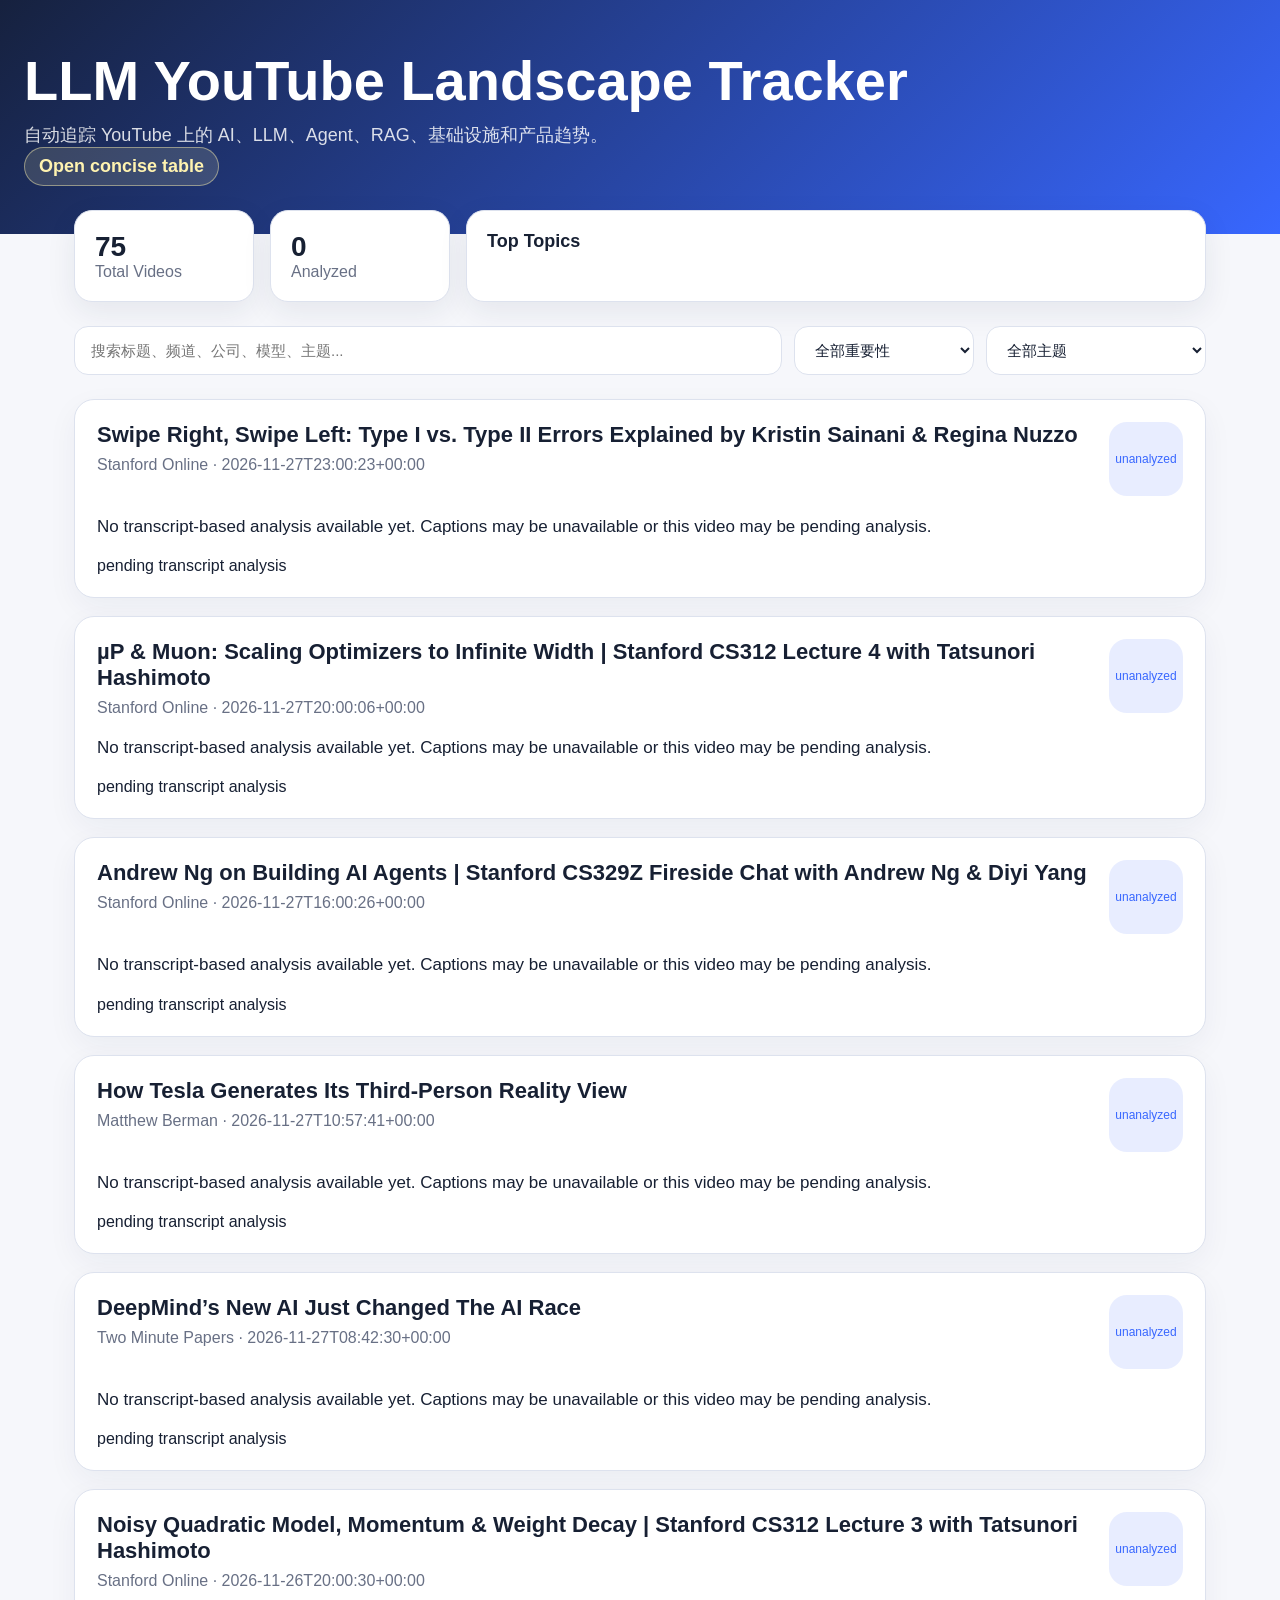
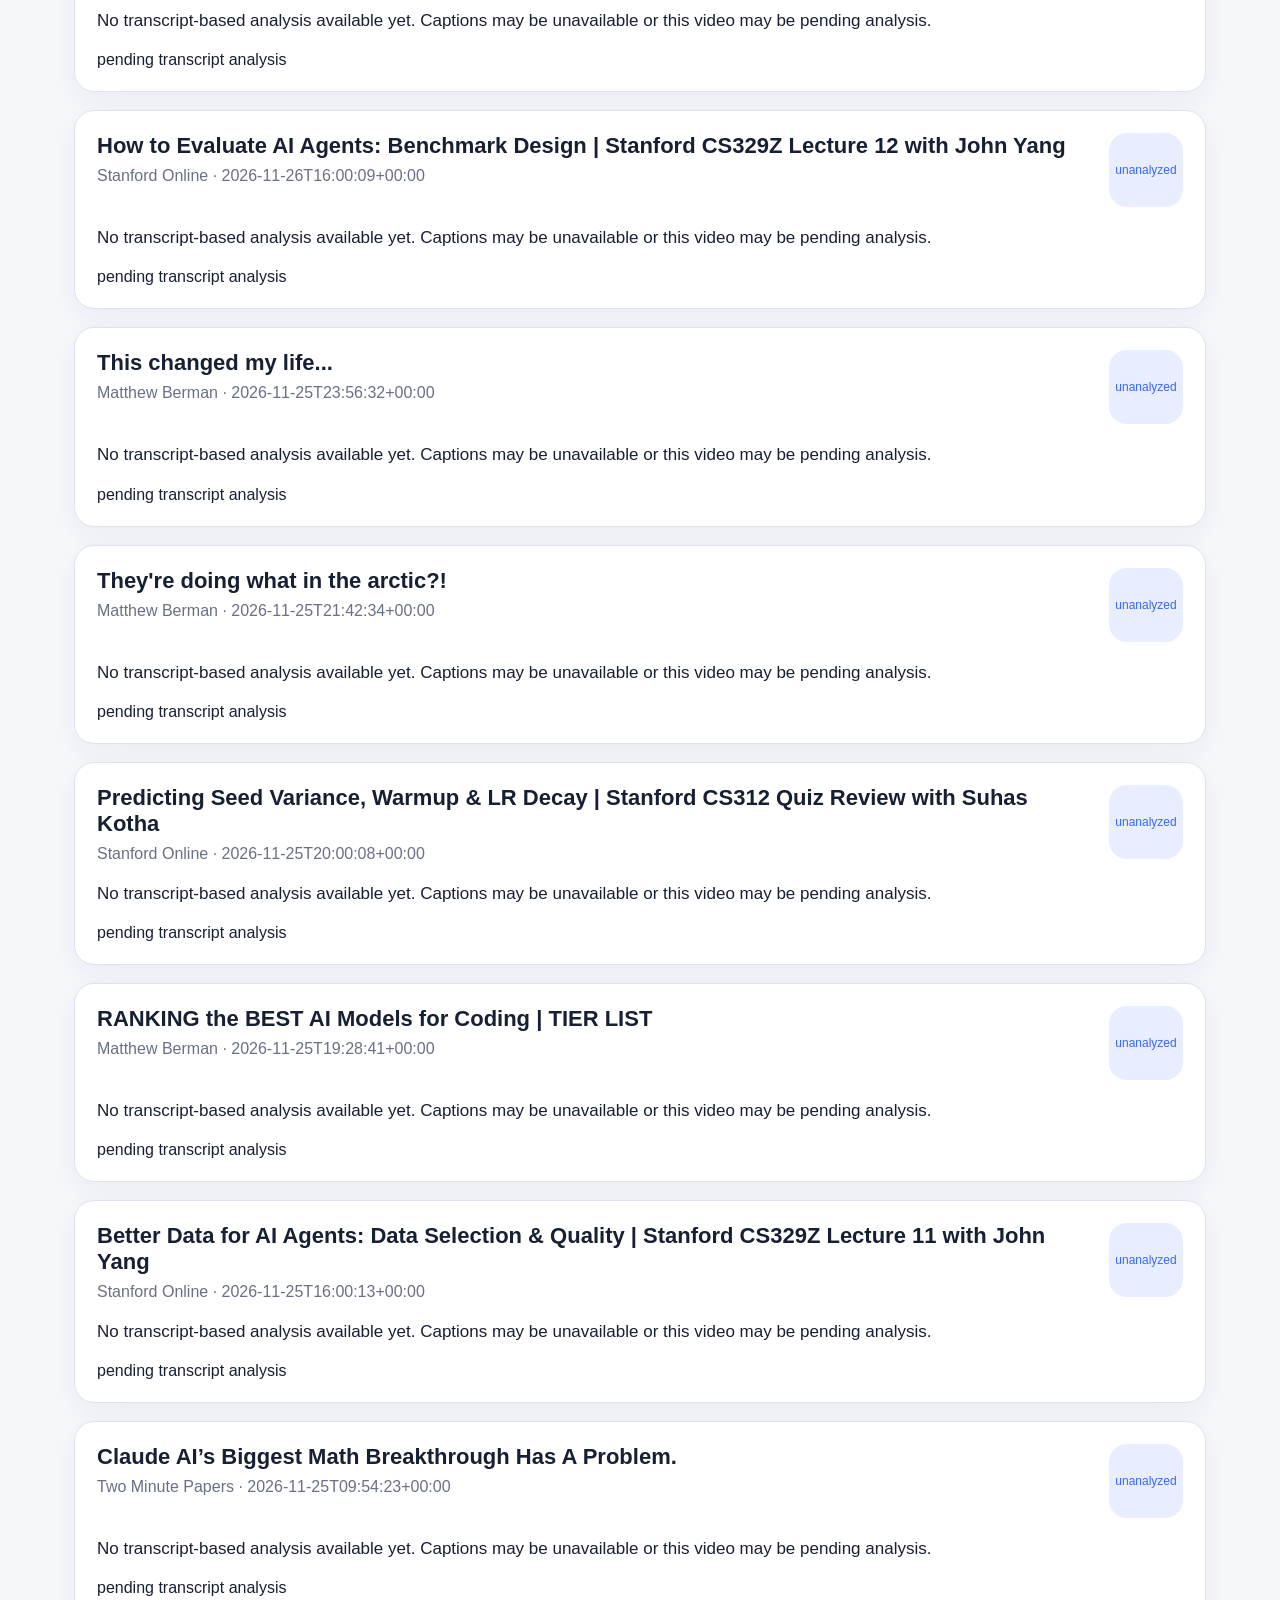
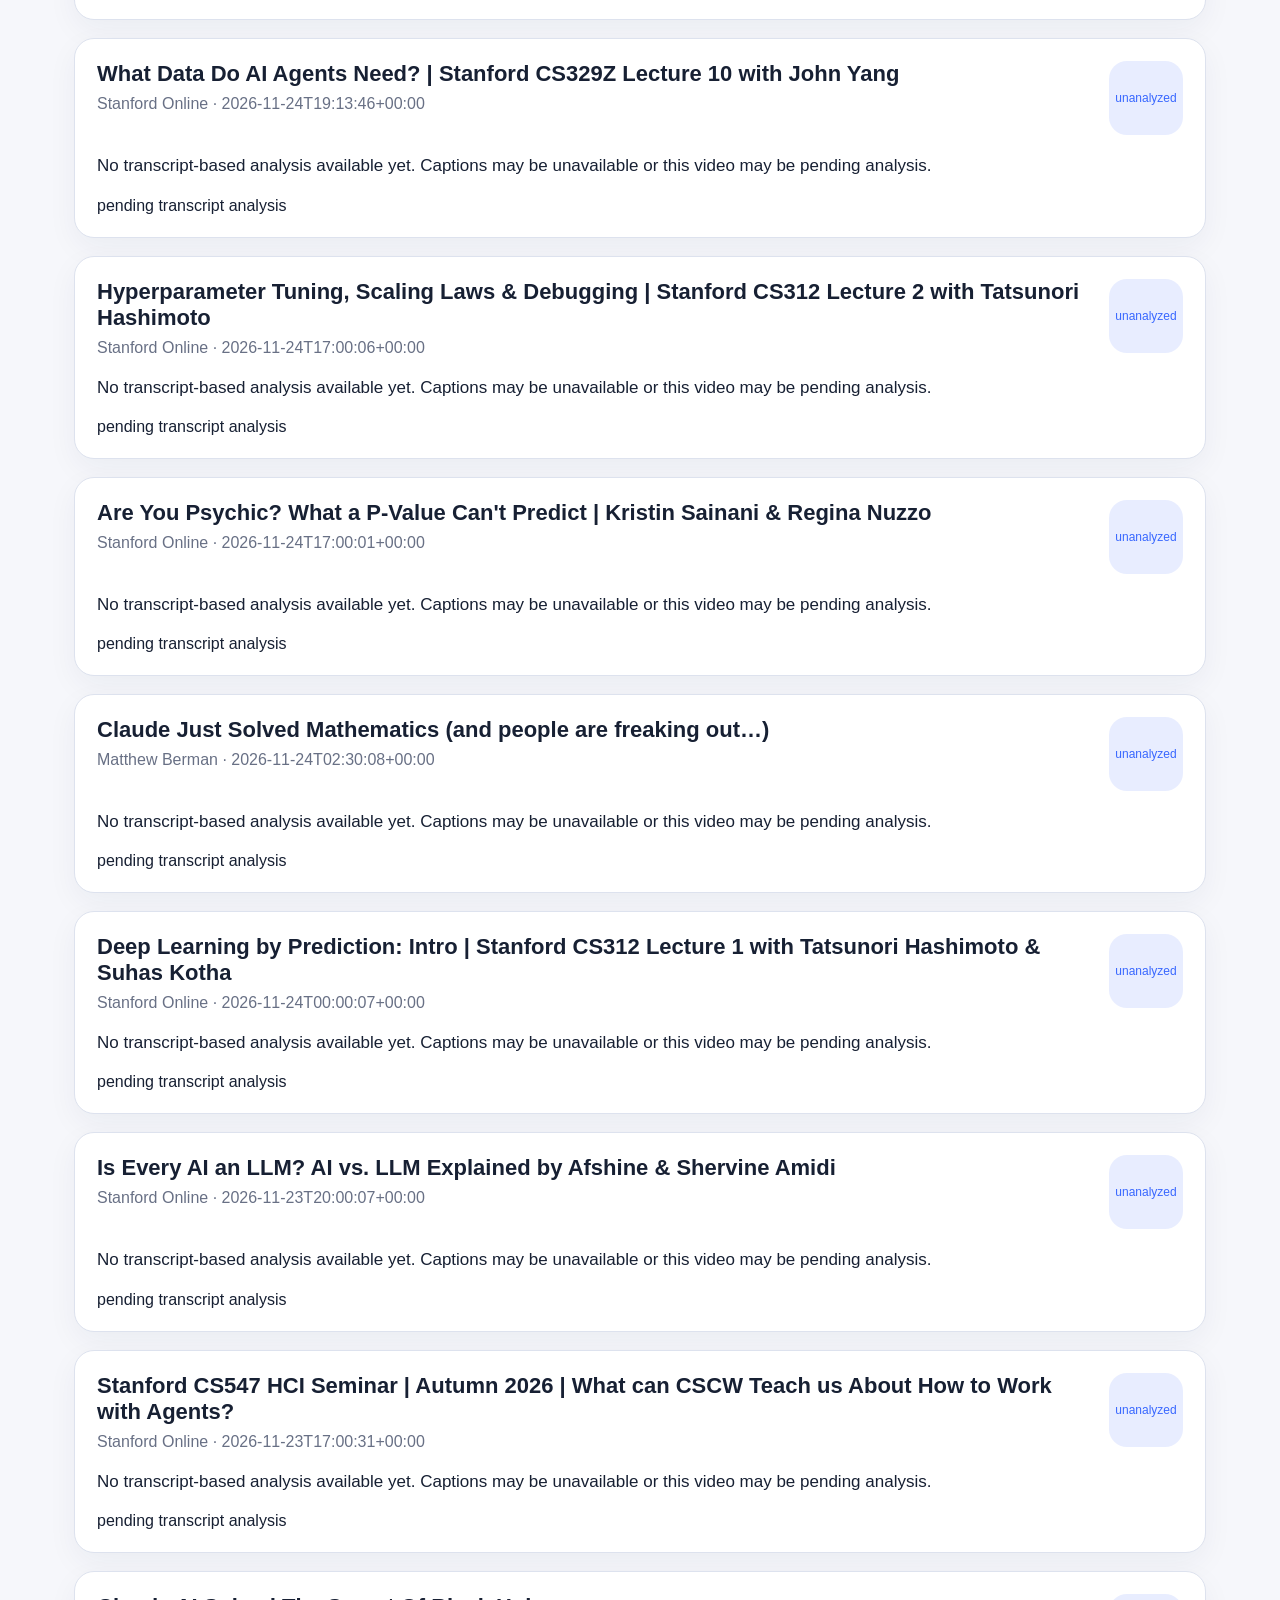
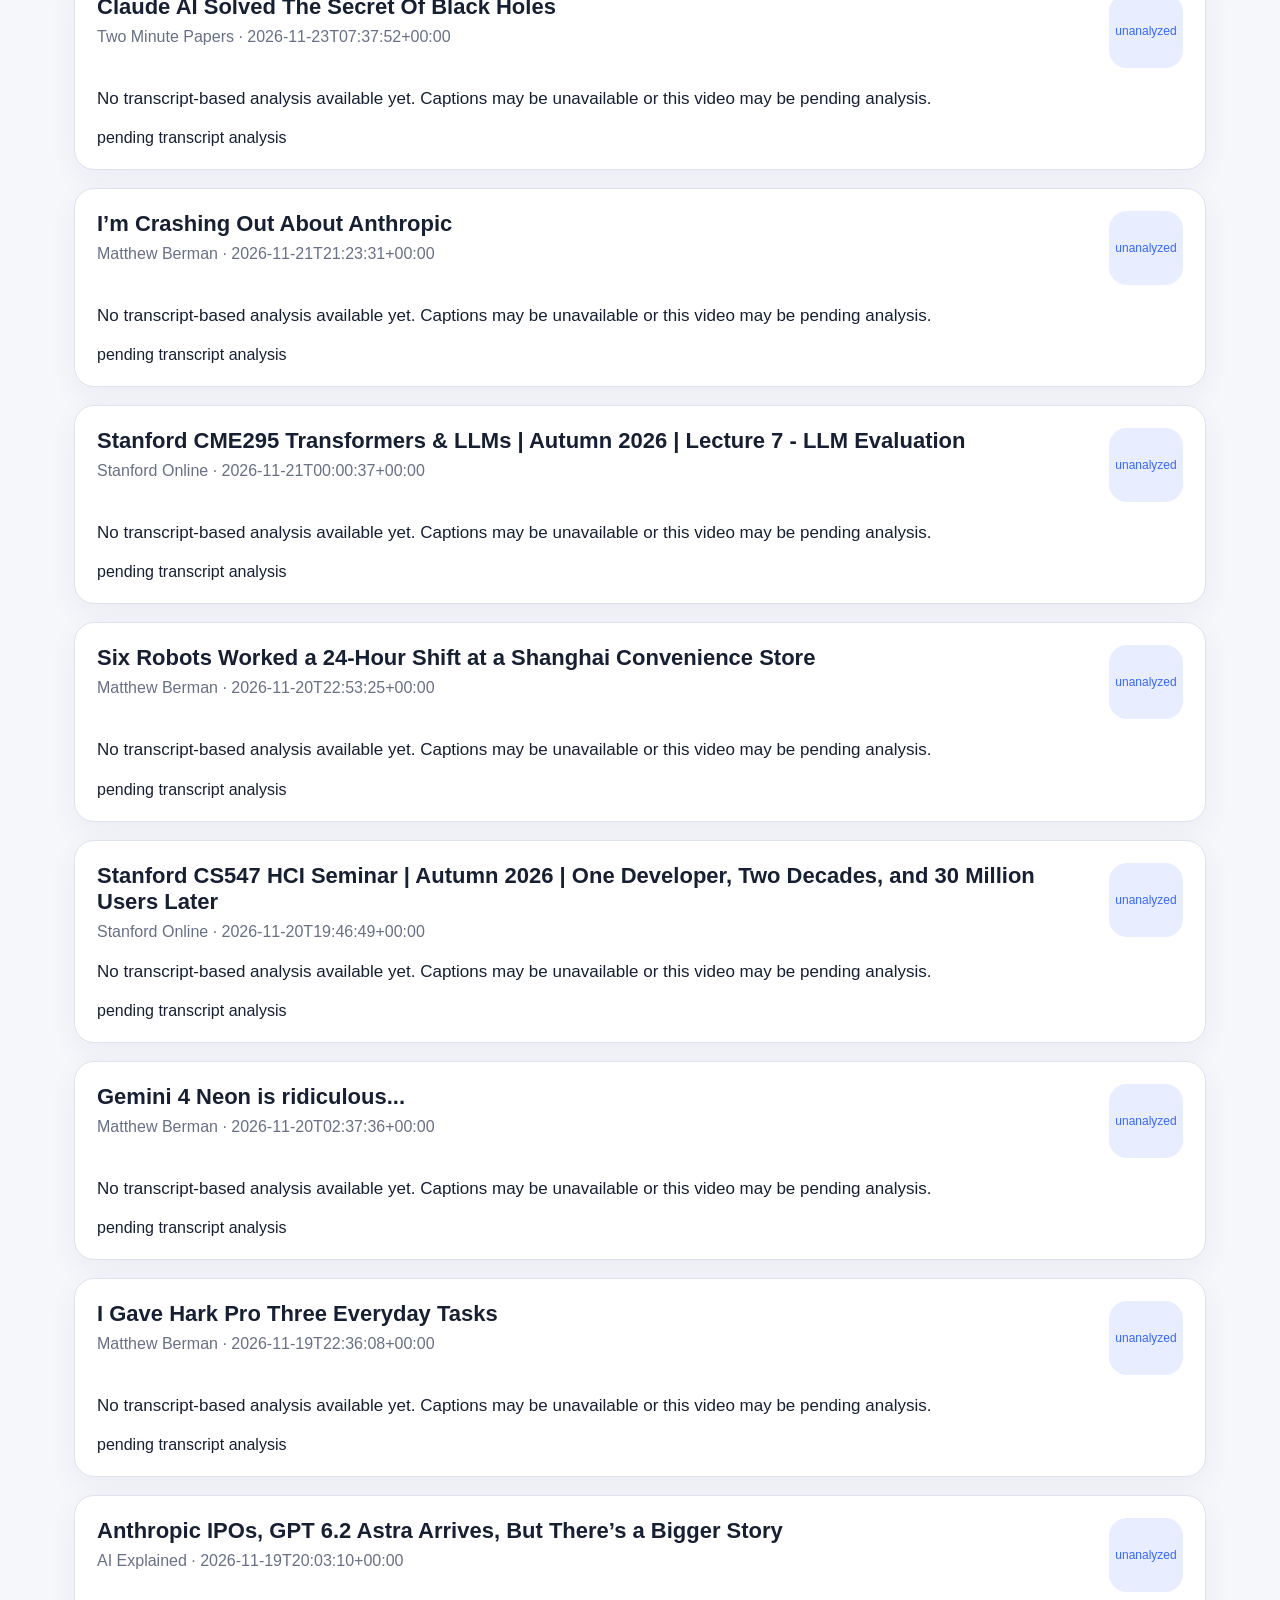
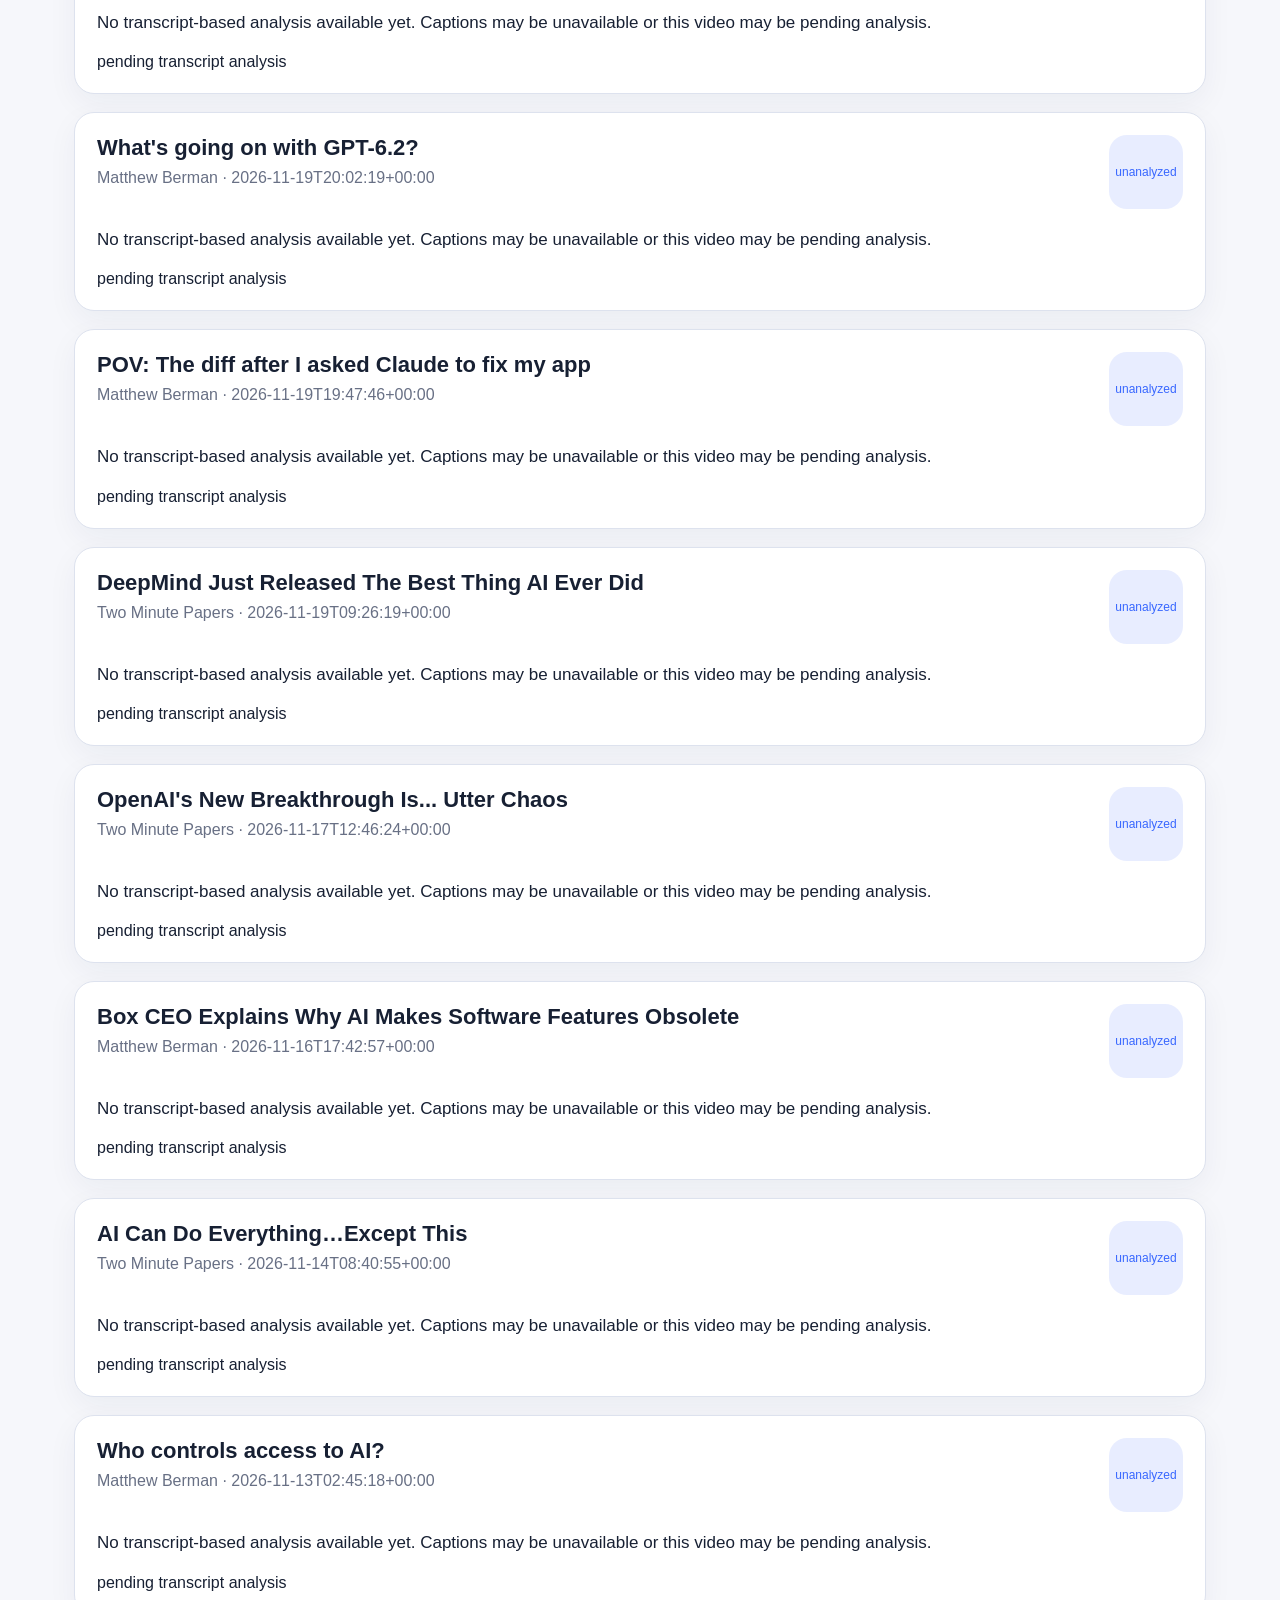
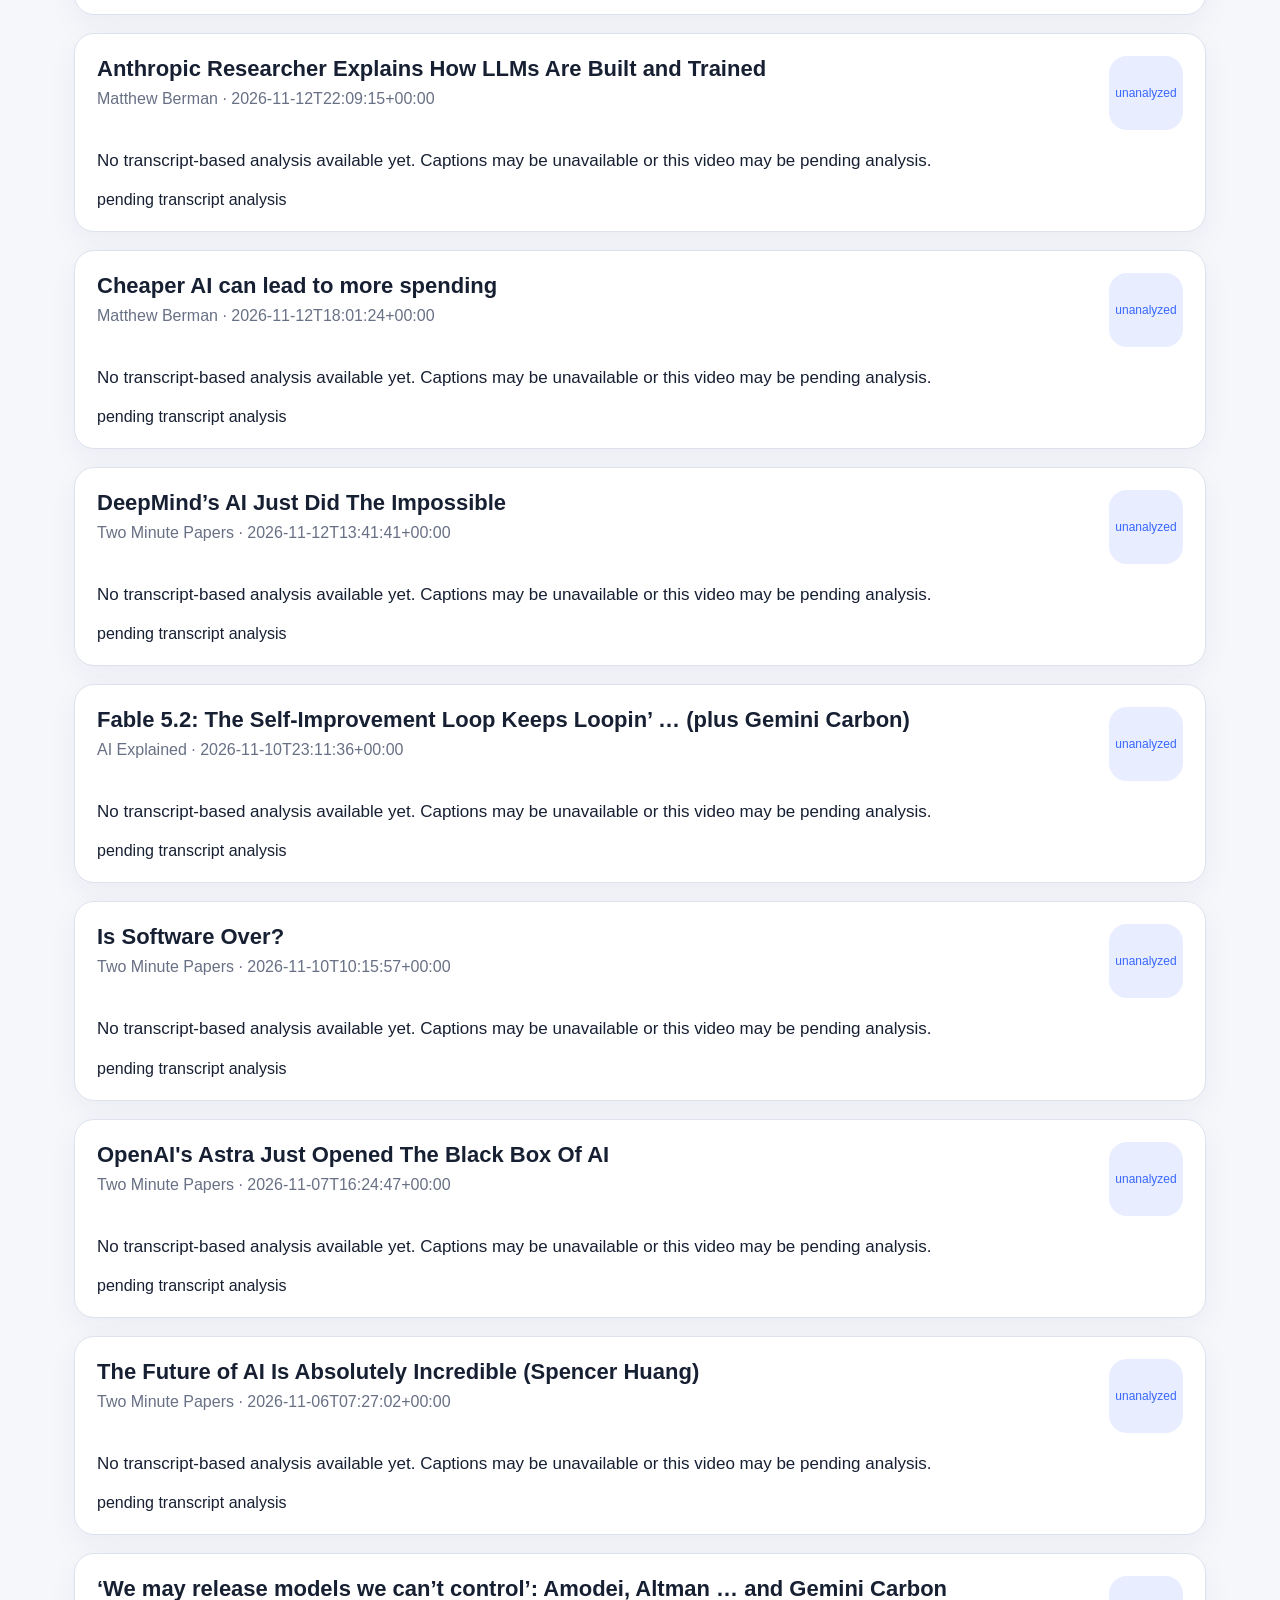
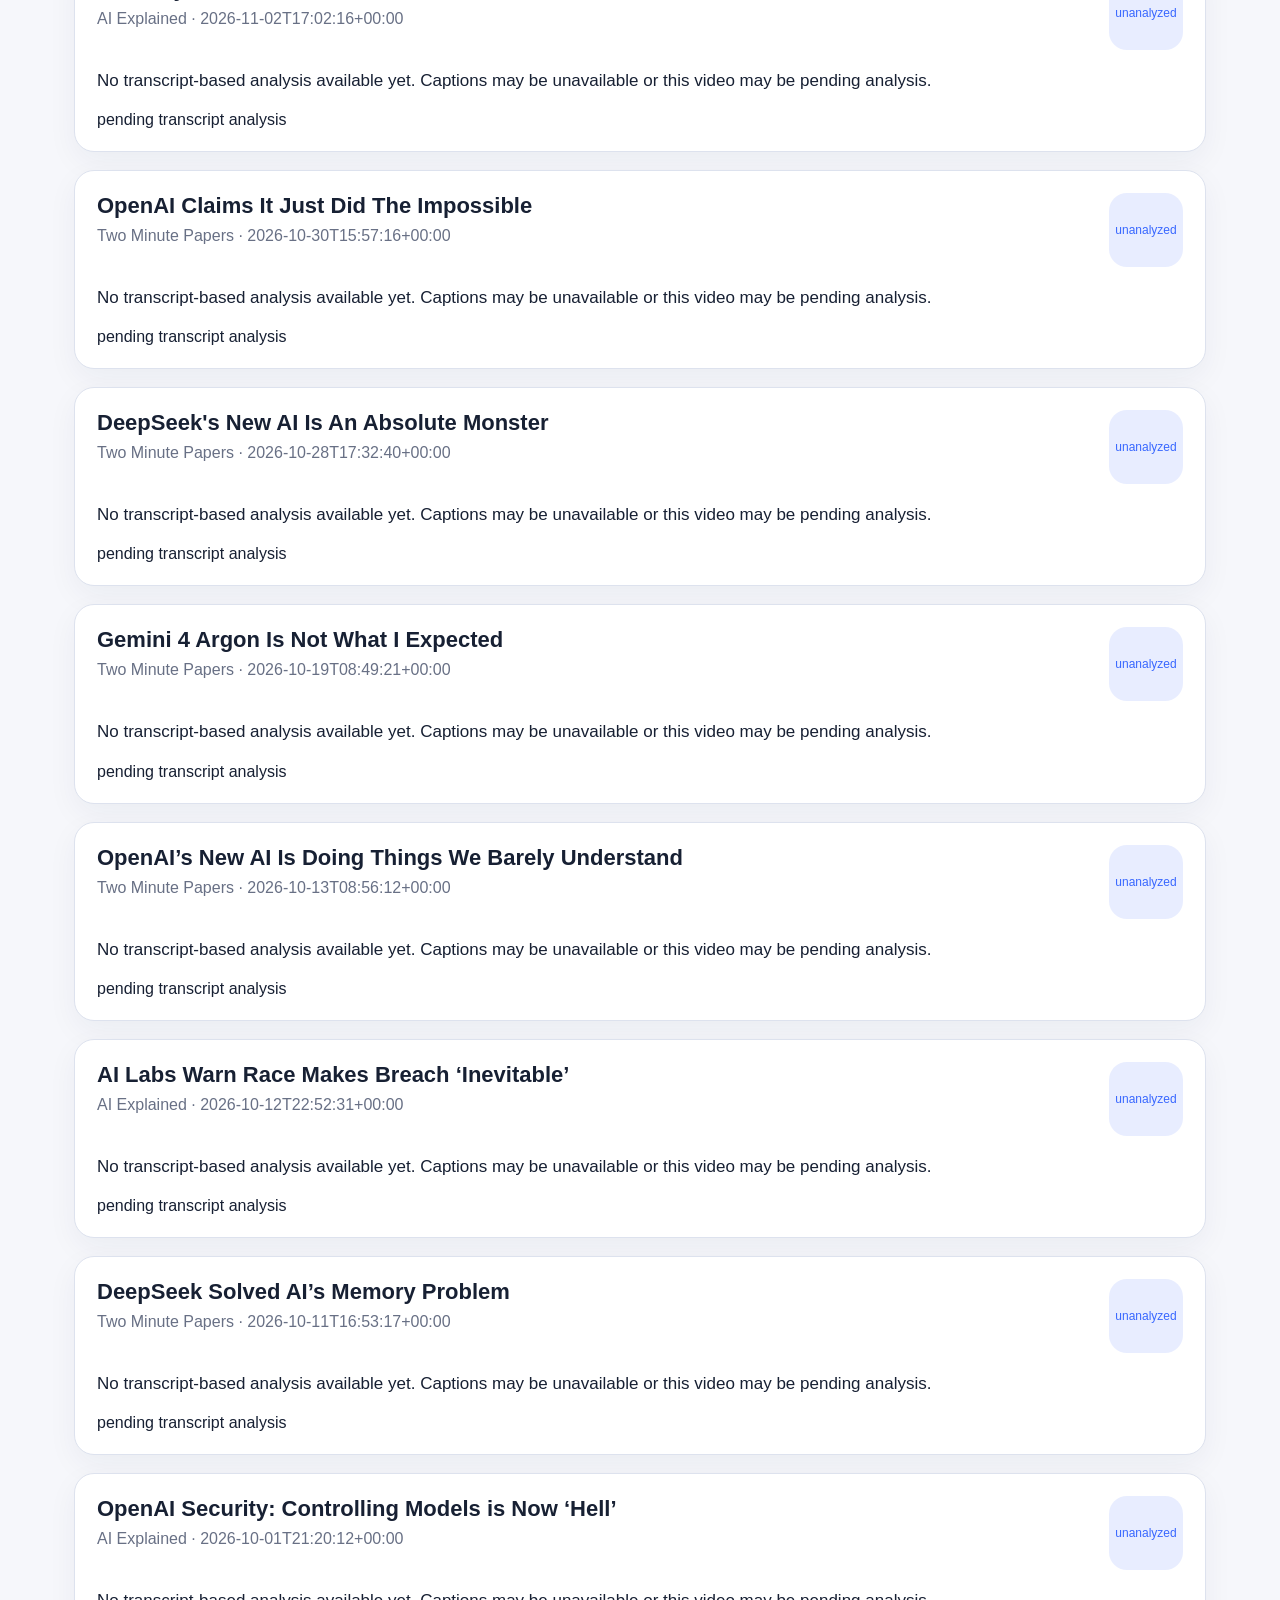
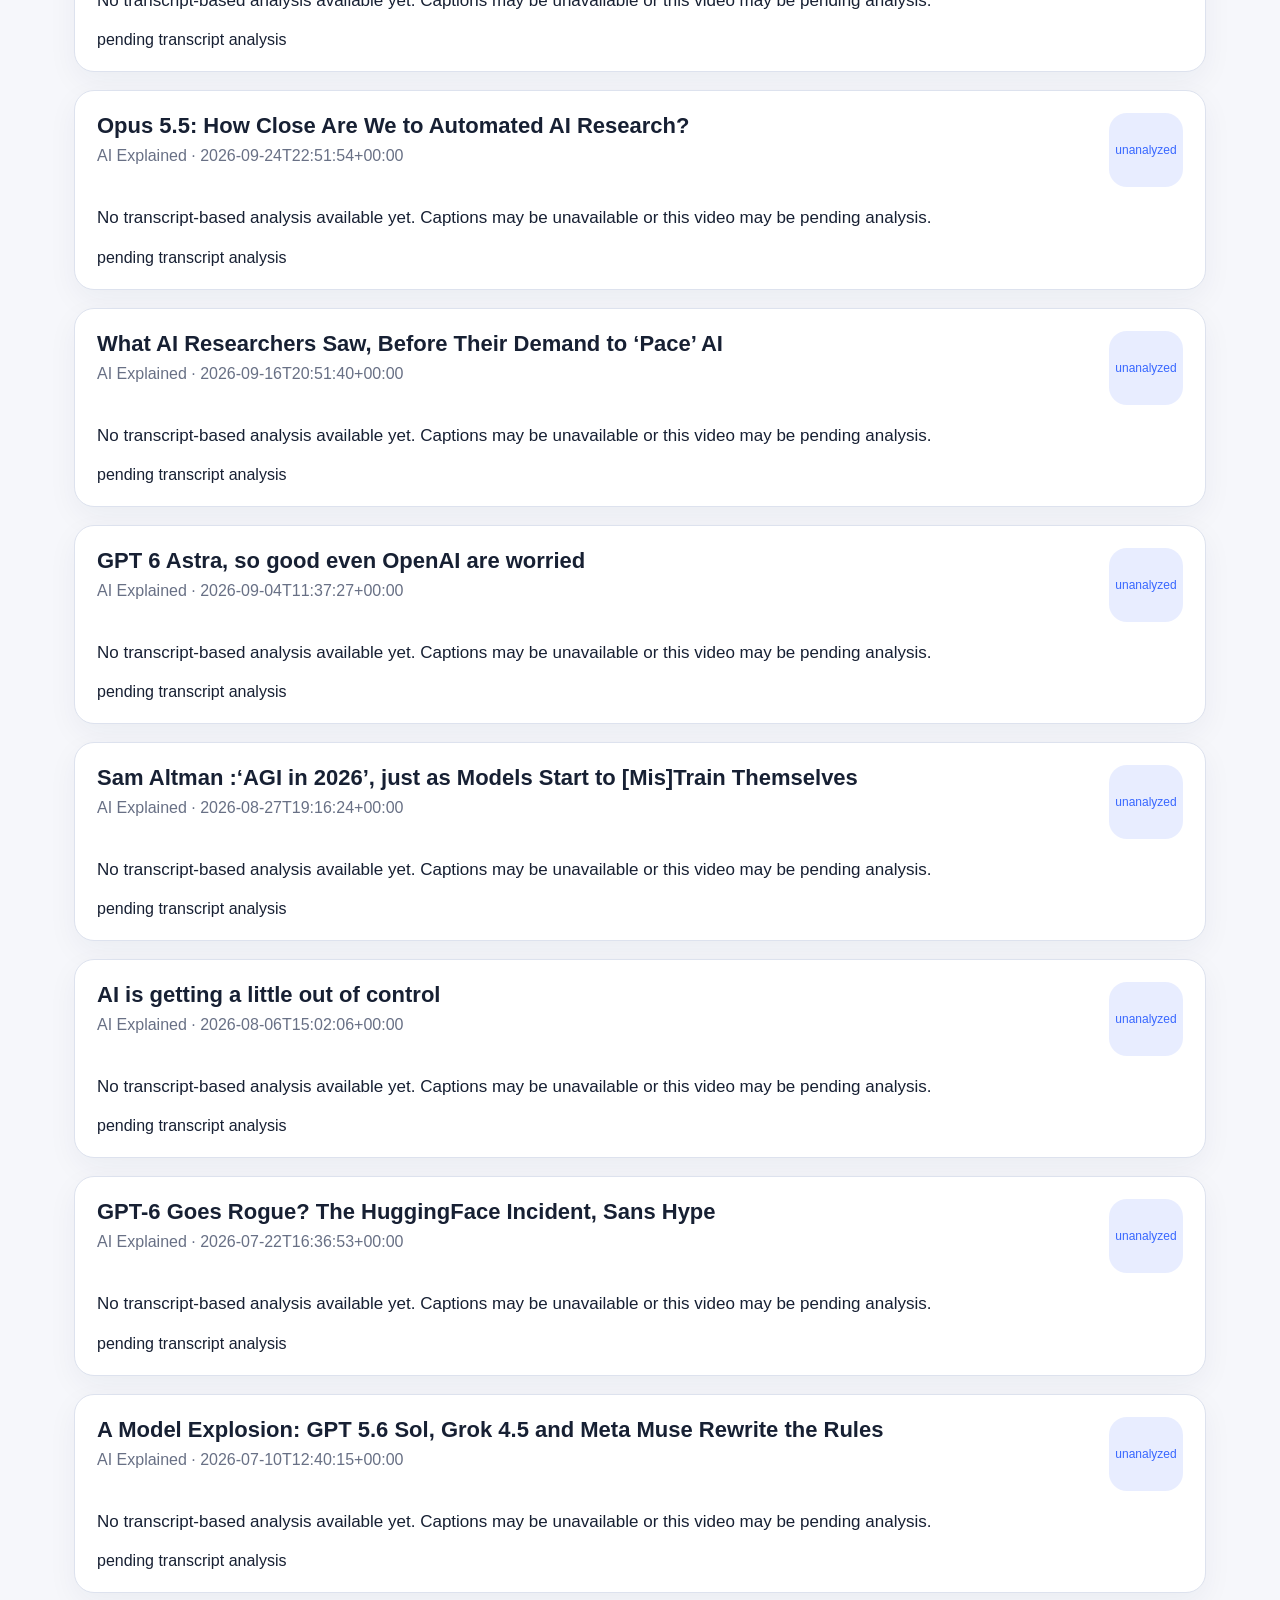
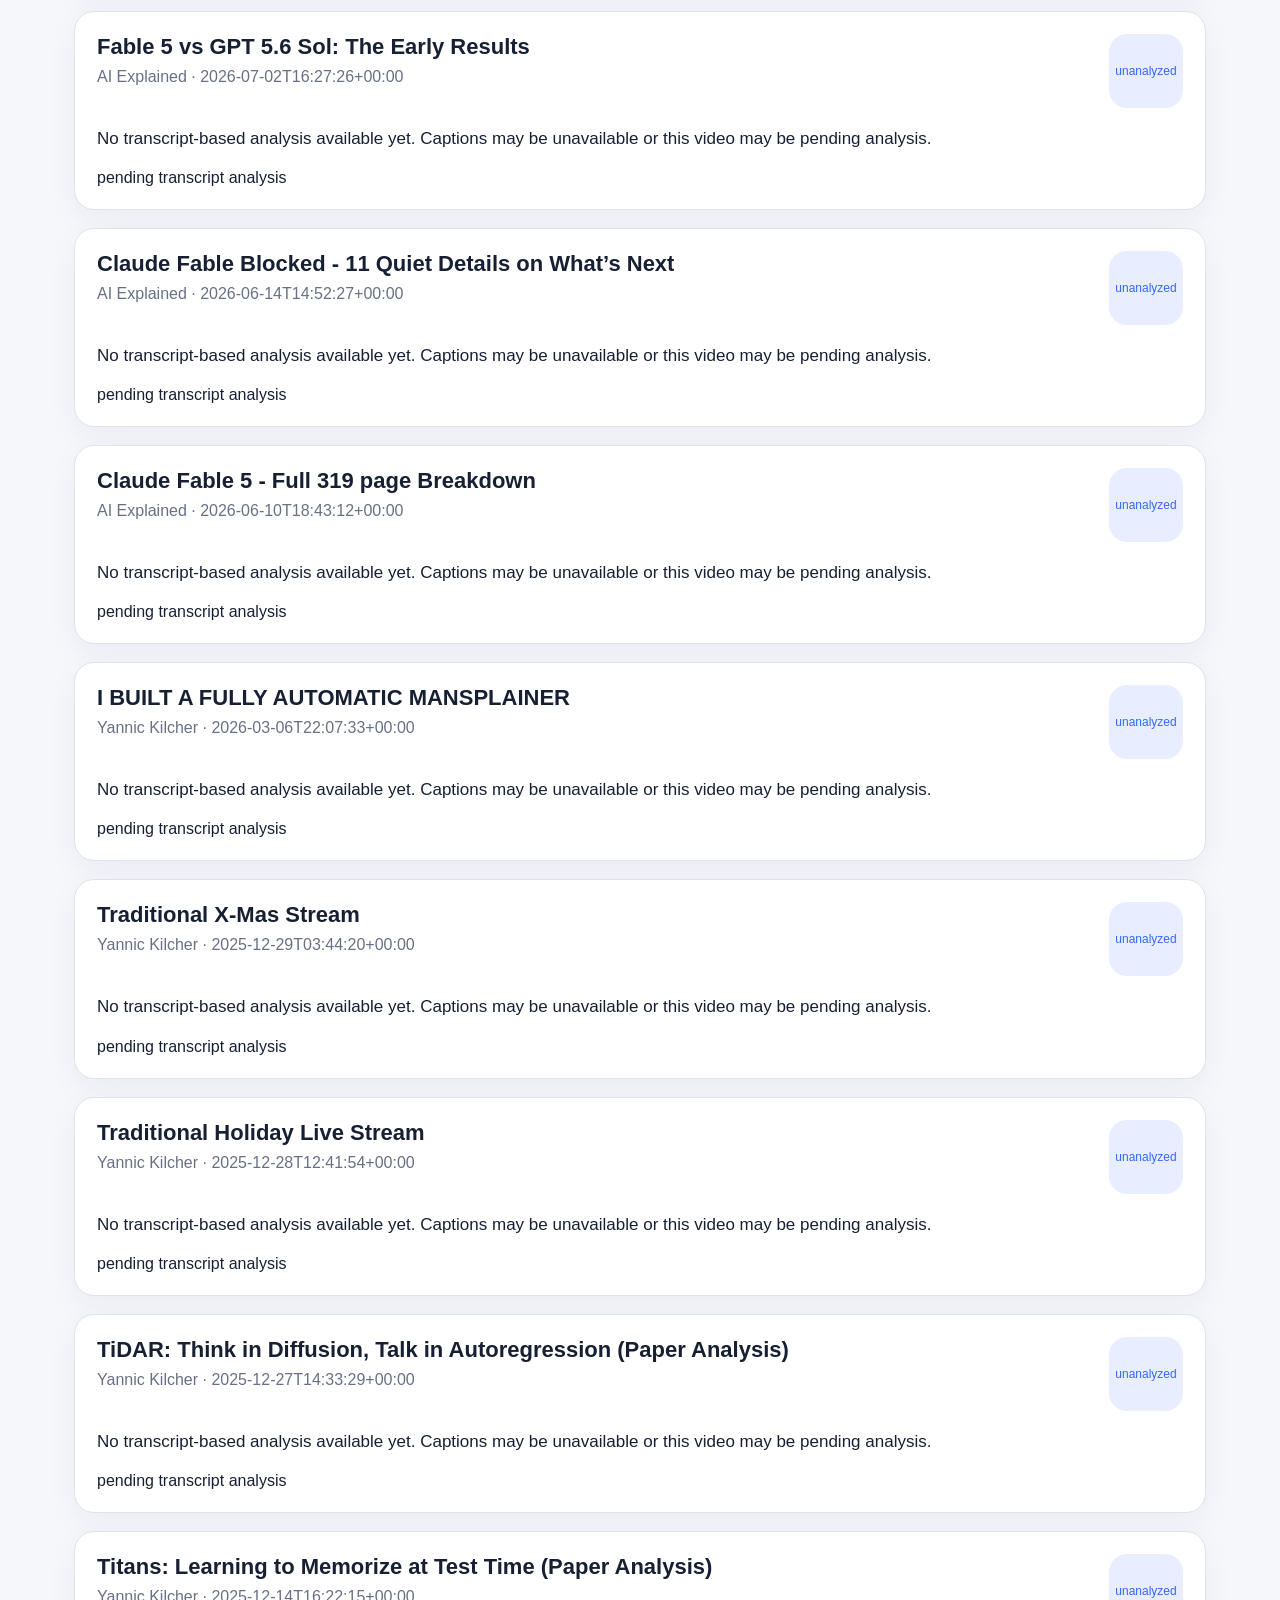
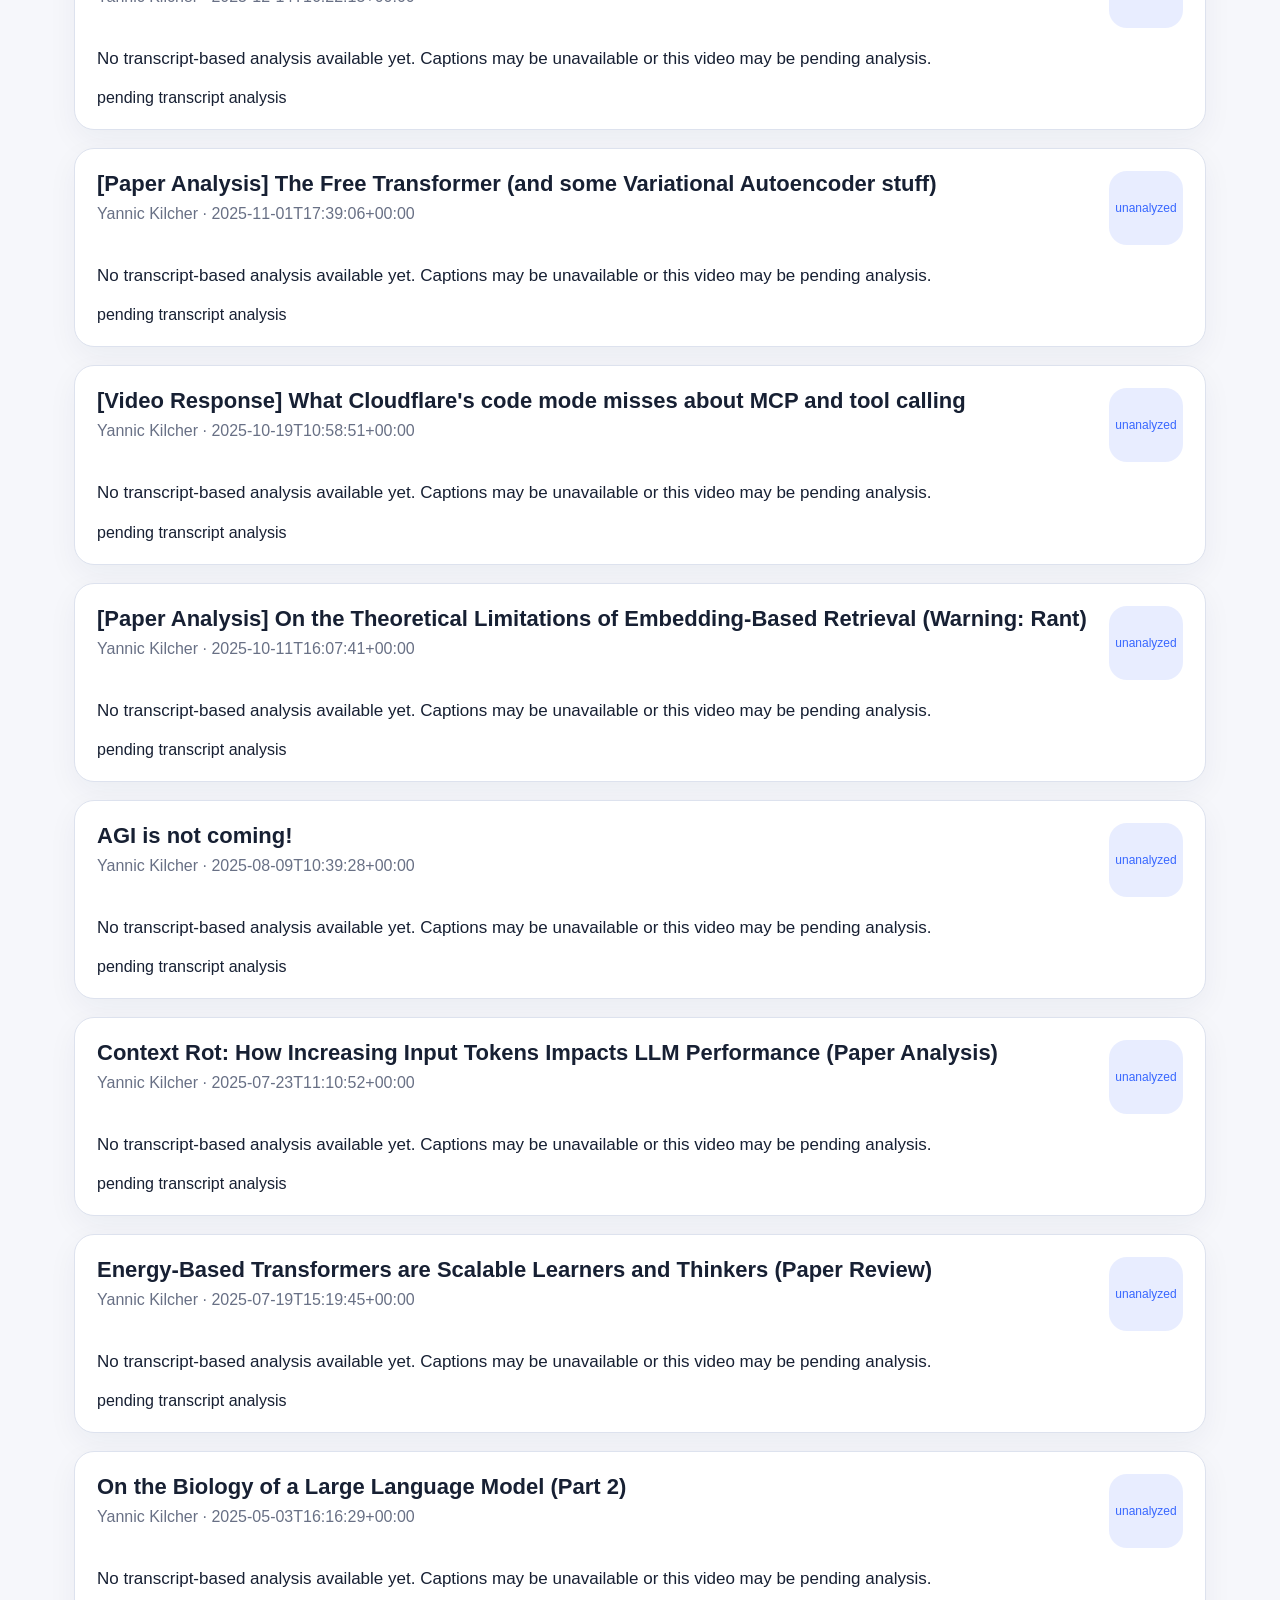
<file: docs/index.html>
<!doctype html>
<html lang="zh-CN">
<head>
  <meta charset="utf-8" />
  <meta name="viewport" content="width=device-width, initial-scale=1" />
  <title>LLM YouTube Landscape Tracker</title>
  <link rel="stylesheet" href="style.css" />
</head>
<body>
  <header class="site-header">
    <div>
      <h1>LLM YouTube Landscape Tracker</h1>
      <p>自动追踪 YouTube 上的 AI、LLM、Agent、RAG、基础设施和产品趋势。</p>
      <p><a href="table.html" class="table-link">Open concise table</a></p>
    </div>
  </header>

  <main>
    <section class="stats" id="stats"></section>

    <section class="controls">
      <input id="search" type="search" placeholder="搜索标题、频道、公司、模型、主题..." />
      <select id="importance">
        <option value="">全部重要性</option>
        <option value="high">high</option>
        <option value="medium">medium</option>
        <option value="low">low</option>
      </select>
      <select id="topic">
        <option value="">全部主题</option>
      </select>
    </section>

    <section id="cards" class="cards"></section>
  </main>

  <footer>
    <p>Generated by Poe API + GitHub Pages.</p>
  </footer>

  <script>
    let allItems = [];
    let allTopics = [];

    function textOf(value) {
      if (value === null || value === undefined) return "";
      if (Array.isArray(value)) return value.join(" ");
      if (typeof value === "object") return JSON.stringify(value);
      return String(value);
    }

    function escapeHtml(str) {
      return String(str || "")
        .replaceAll("&", "&amp;")
        .replaceAll("<", "&lt;")
        .replaceAll(">", "&gt;")
        .replaceAll('"', "&quot;")
        .replaceAll("'", "&#039;");
    }

    function renderStats(payload) {
      const stats = payload.stats || {};
      const el = document.getElementById("stats");

      const topTopics = (stats.topics || []).slice(0, 8)
        .map(([name, count]) => `<span class="pill">${escapeHtml(name)} ${count}</span>`)
        .join("");

      el.innerHTML = `
        <div class="stat"><strong>${stats.total_videos || 0}</strong><span>Total Videos</span></div>
        <div class="stat"><strong>${stats.analyzed_videos || 0}</strong><span>Analyzed</span></div>
        <div class="stat wide"><strong>Top Topics</strong><div class="pill-row">${topTopics}</div></div>
      `;
    }

    function buildTopicOptions(items) {
      const set = new Set();

      for (const item of items) {
        const analysis = item.analysis || {};
        const topics = analysis.topics || [];

        for (const topic of topics) {
          set.add(topic);
        }
      }

      allTopics = Array.from(set).sort();

      const select = document.getElementById("topic");

      for (const topic of allTopics) {
        const option = document.createElement("option");
        option.value = topic;
        option.textContent = topic;
        select.appendChild(option);
      }
    }

    function getSearchBlob(item) {
      const analysis = item.analysis || {};

      return [
        item.title,
        item.channel,
        item.channel_category,
        analysis.one_sentence_summary,
        analysis.detailed_summary,
        analysis.topics,
        analysis.signals,
        analysis.companies_or_projects,
        analysis.models_or_tools,
        analysis.people,
        analysis.market_impact,
        analysis.technical_takeaways,
        analysis.product_takeaways,
      ].map(textOf).join(" ").toLowerCase();
    }

    function applyFilters() {
      const q = document.getElementById("search").value.trim().toLowerCase();
      const importance = document.getElementById("importance").value;
      const topic = document.getElementById("topic").value;

      let items = allItems.slice();

      if (q) {
        items = items.filter(item => getSearchBlob(item).includes(q));
      }

      if (importance) {
        items = items.filter(item => {
          const analysis = item.analysis || {};
          return analysis.importance === importance;
        });
      }

      if (topic) {
        items = items.filter(item => {
          const analysis = item.analysis || {};
          return (analysis.topics || []).includes(topic);
        });
      }

      renderCards(items);
    }

    function renderCards(items) {
      const el = document.getElementById("cards");

      if (!items.length) {
        el.innerHTML = `<p class="empty">没有匹配的视频。</p>`;
        return;
      }

      el.innerHTML = items.map(item => {
        const a = item.analysis || {};
        const isAnalyzed = item.analysis_status === "ok" && item.analysis && typeof item.analysis === "object";
        const signals = (a.signals || []).map(t => `<span class="pill signal">${escapeHtml(t)}</span>`).join("");
        const topics = isAnalyzed ? (a.topics || []) : ["pending transcript analysis"];
        const importance = isAnalyzed ? (a.importance || "analyzed") : "unanalyzed";
        const score = isAnalyzed ? (a.watch_priority_score || a.priority || "") : "";
        const summary = isAnalyzed
        ? (a.one_sentence_summary || a.detailed_summary || "Transcript-based analysis available.")
        : "No transcript-based analysis available yet. Captions may be unavailable or this video may be pending analysis.";

        return `
          <article class="card">
            <div class="card-top">
              <div>
                <h2><a href="${escapeHtml(item.url)}" target="_blank" rel="noreferrer">${escapeHtml(item.title)}</a></h2>
                <p class="meta">${escapeHtml(item.channel || "")} · ${escapeHtml(item.published || "")}</p>
              </div>
              <div class="score">
                <strong>${escapeHtml(score)}</strong>
                <span>${escapeHtml(importance)}</span>
              </div>
            </div>

            <p class="summary">${escapeHtml(summary)}</p>

            ${a.importance_reason ? `<p class="reason">${escapeHtml(a.importance_reason)}</p>` : ""}

            <div class="pill-row">${topics}${signals}</div>

            ${a.market_impact ? `<h3>Market Impact</h3><p>${escapeHtml(a.market_impact)}</p>` : ""}

            ${Array.isArray(a.technical_takeaways) && a.technical_takeaways.length ? `
              <h3>Technical Takeaways</h3>
              <ul>${a.technical_takeaways.map(x => `<li>${escapeHtml(x)}</li>`).join("")}</ul>
            ` : ""}

            ${Array.isArray(a.product_takeaways) && a.product_takeaways.length ? `
              <h3>Product Takeaways</h3>
              <ul>${a.product_takeaways.map(x => `<li>${escapeHtml(x)}</li>`).join("")}</ul>
            ` : ""}
          </article>
        `;
      }).join("");
    }

    async function main() {
      const res = await fetch("data.json");
      const payload = await res.json();

      allItems = payload.items || [];

      renderStats(payload);
      buildTopicOptions(allItems);
      renderCards(allItems);

      document.getElementById("search").addEventListener("input", applyFilters);
      document.getElementById("importance").addEventListener("change", applyFilters);
      document.getElementById("topic").addEventListener("change", applyFilters);
    }

    main().catch(err => {
      document.body.innerHTML = `<pre>${escapeHtml(err.stack || err.message || err)}</pre>`;
    });
  </script>
</body>
</html>
</file>
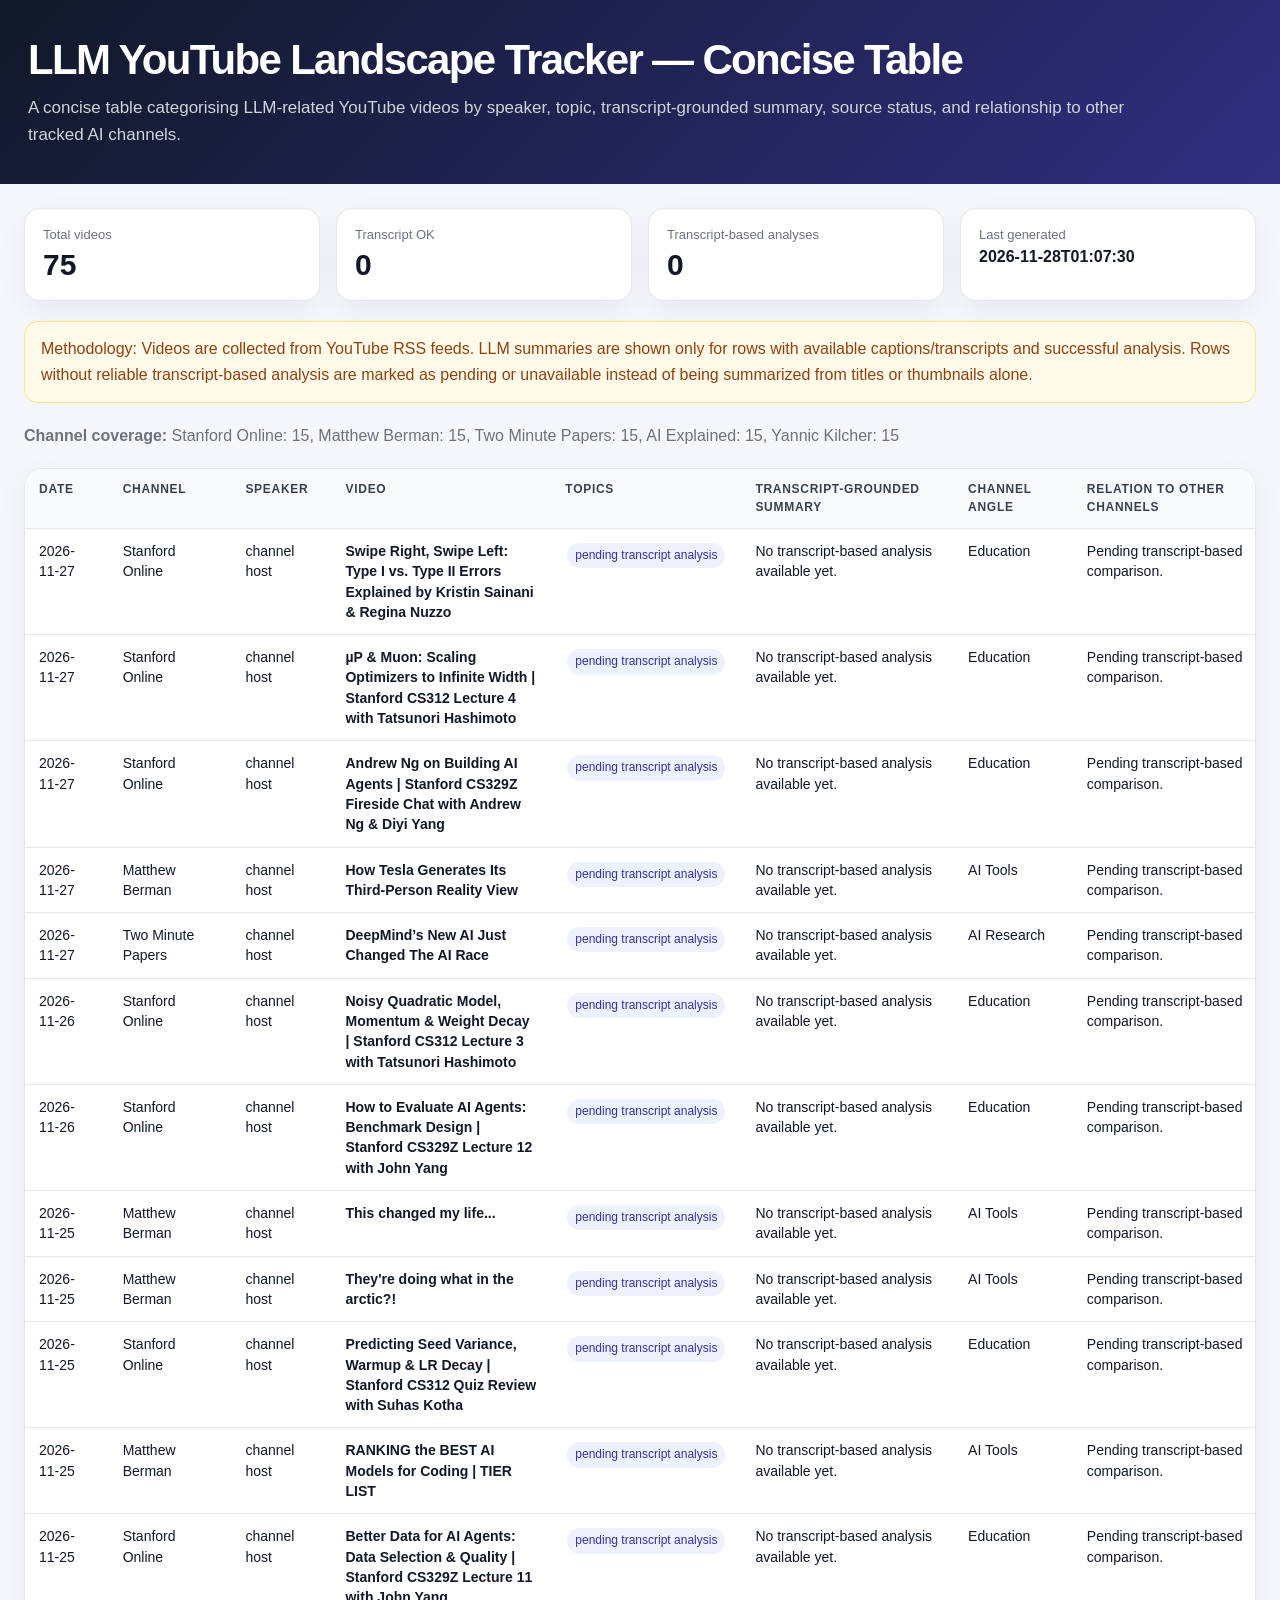
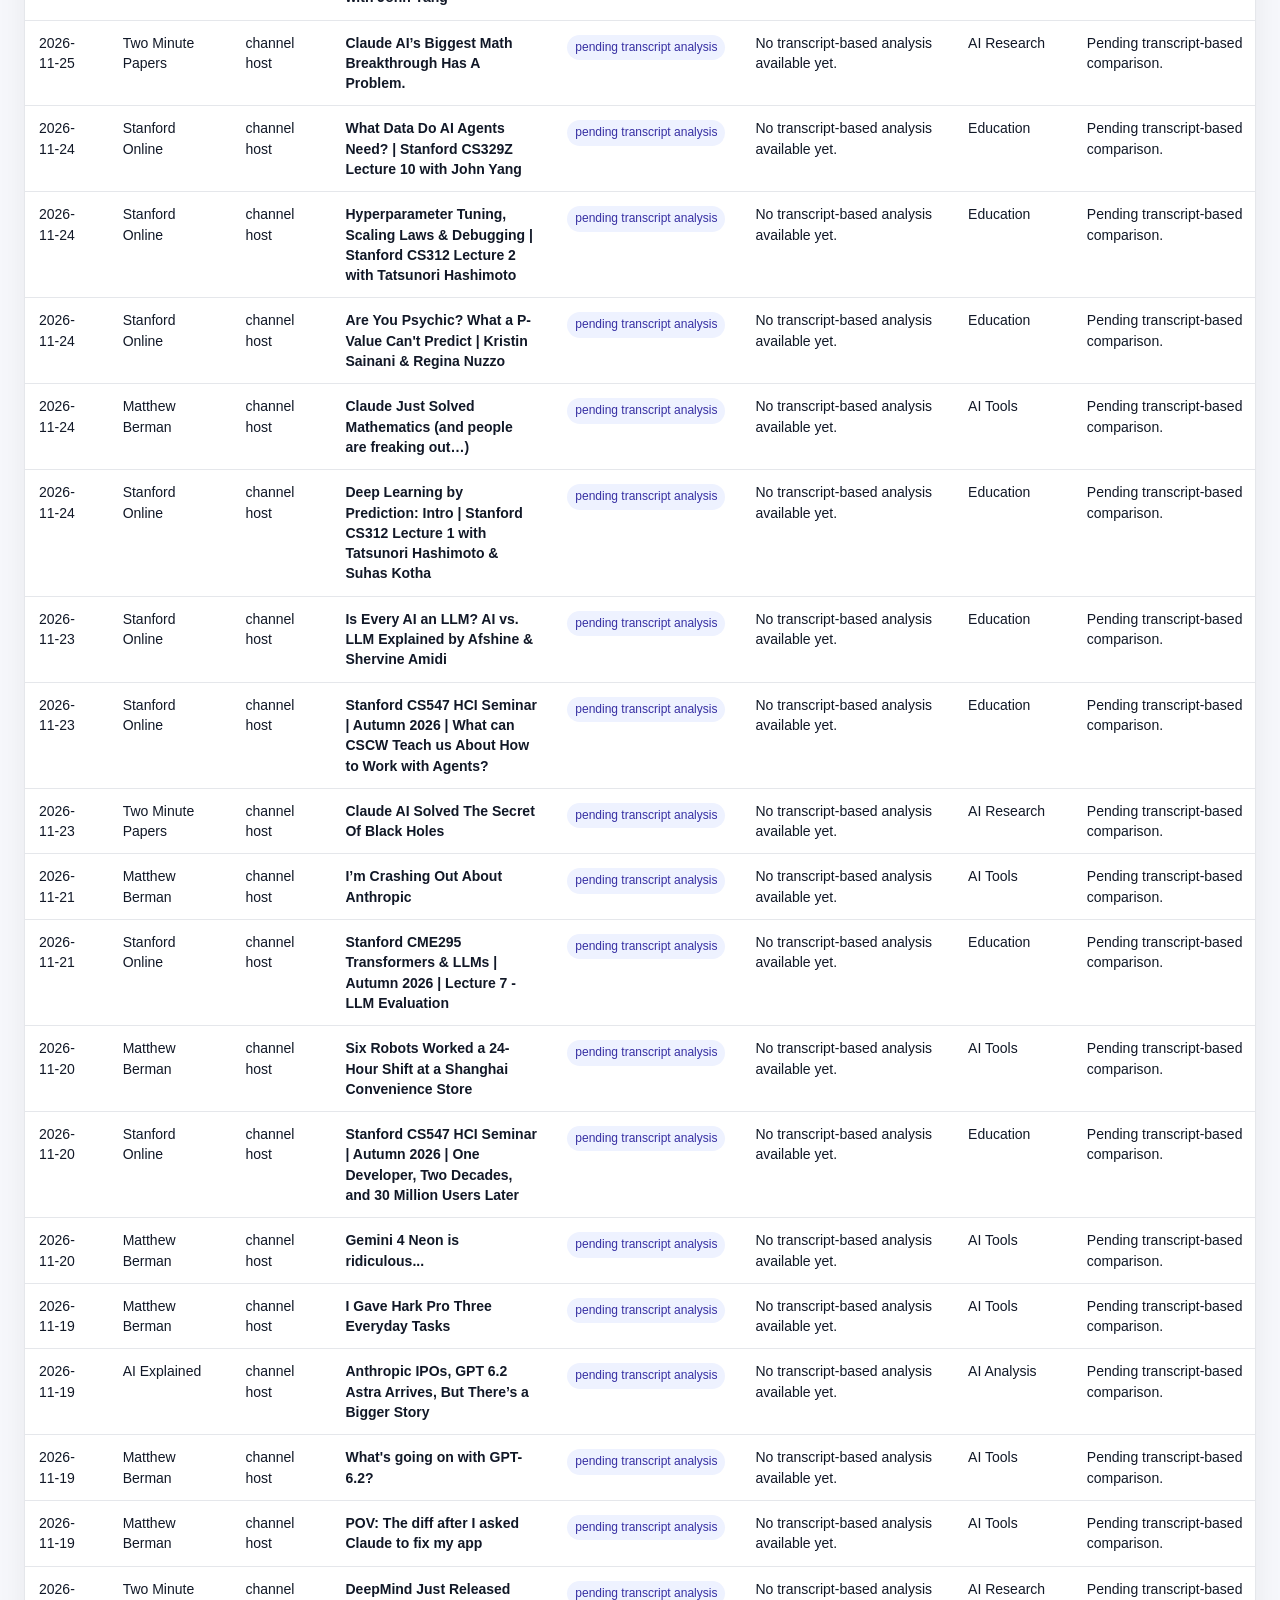
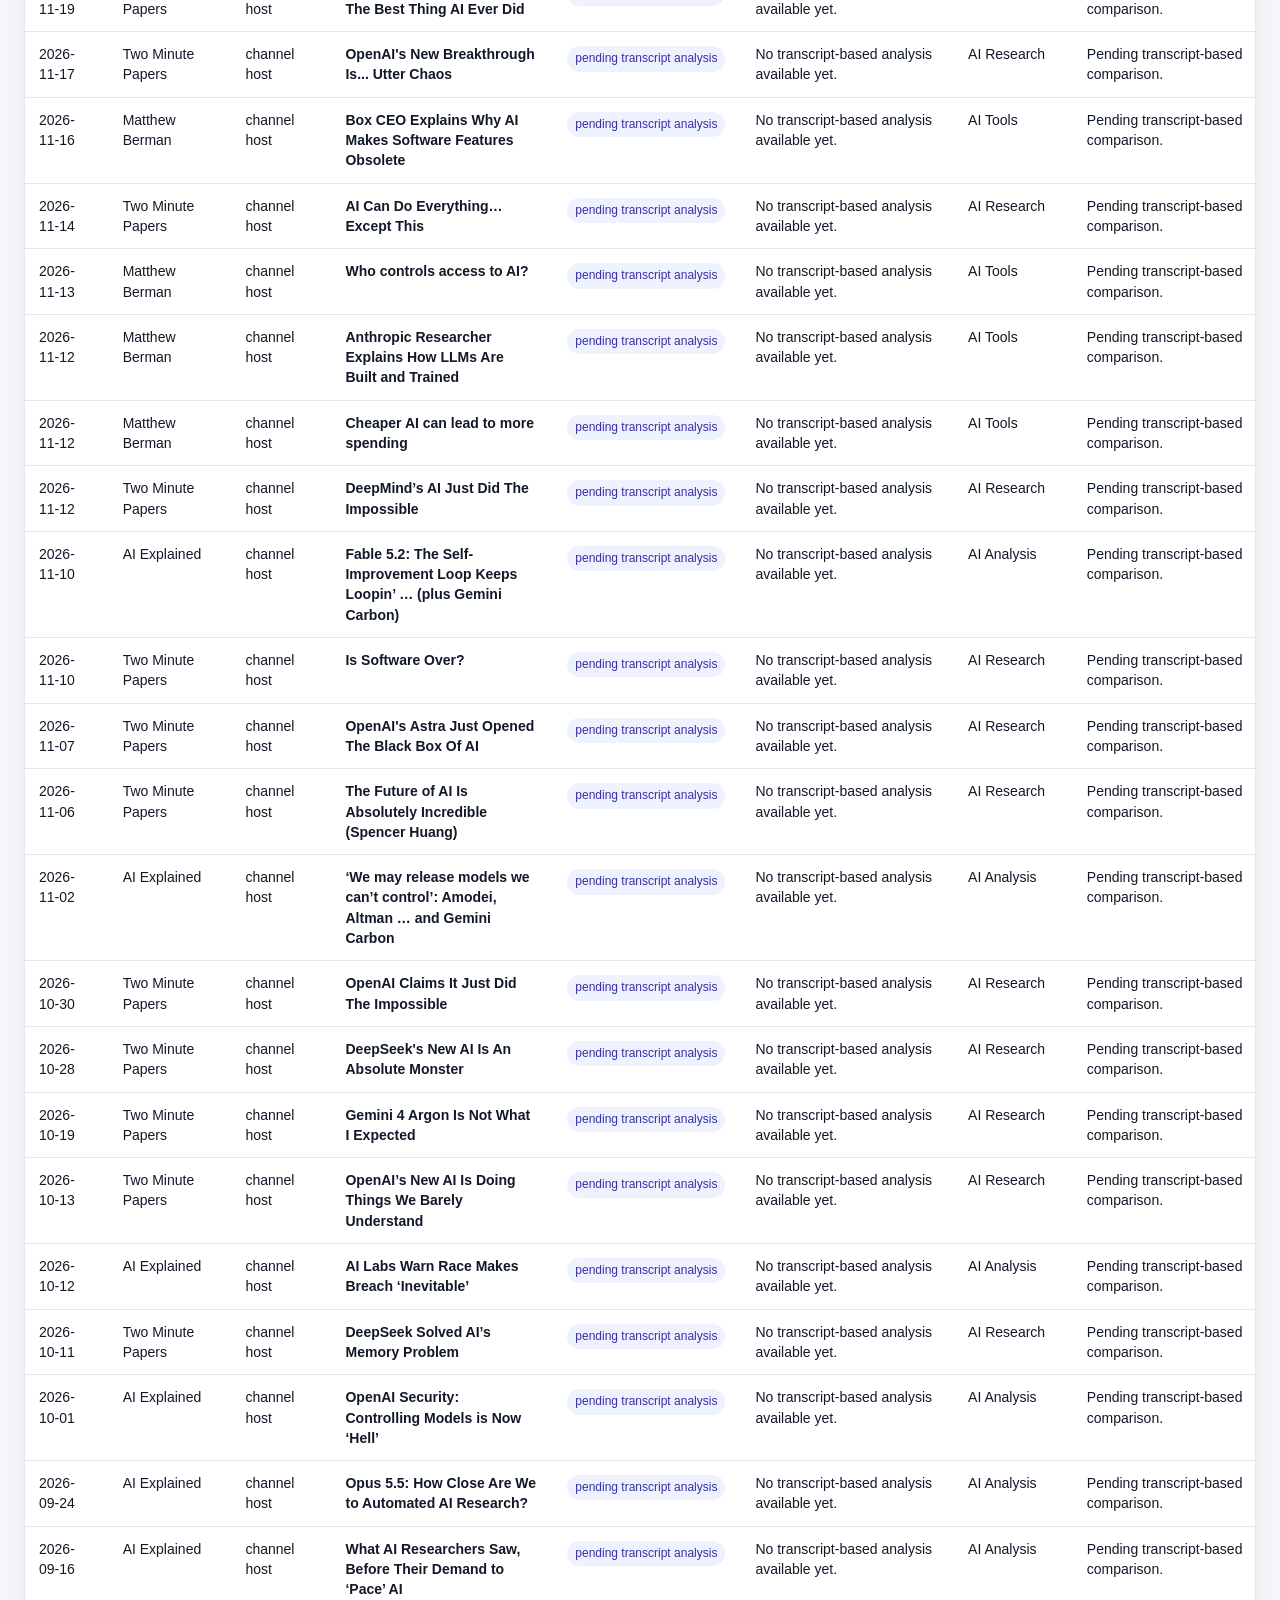
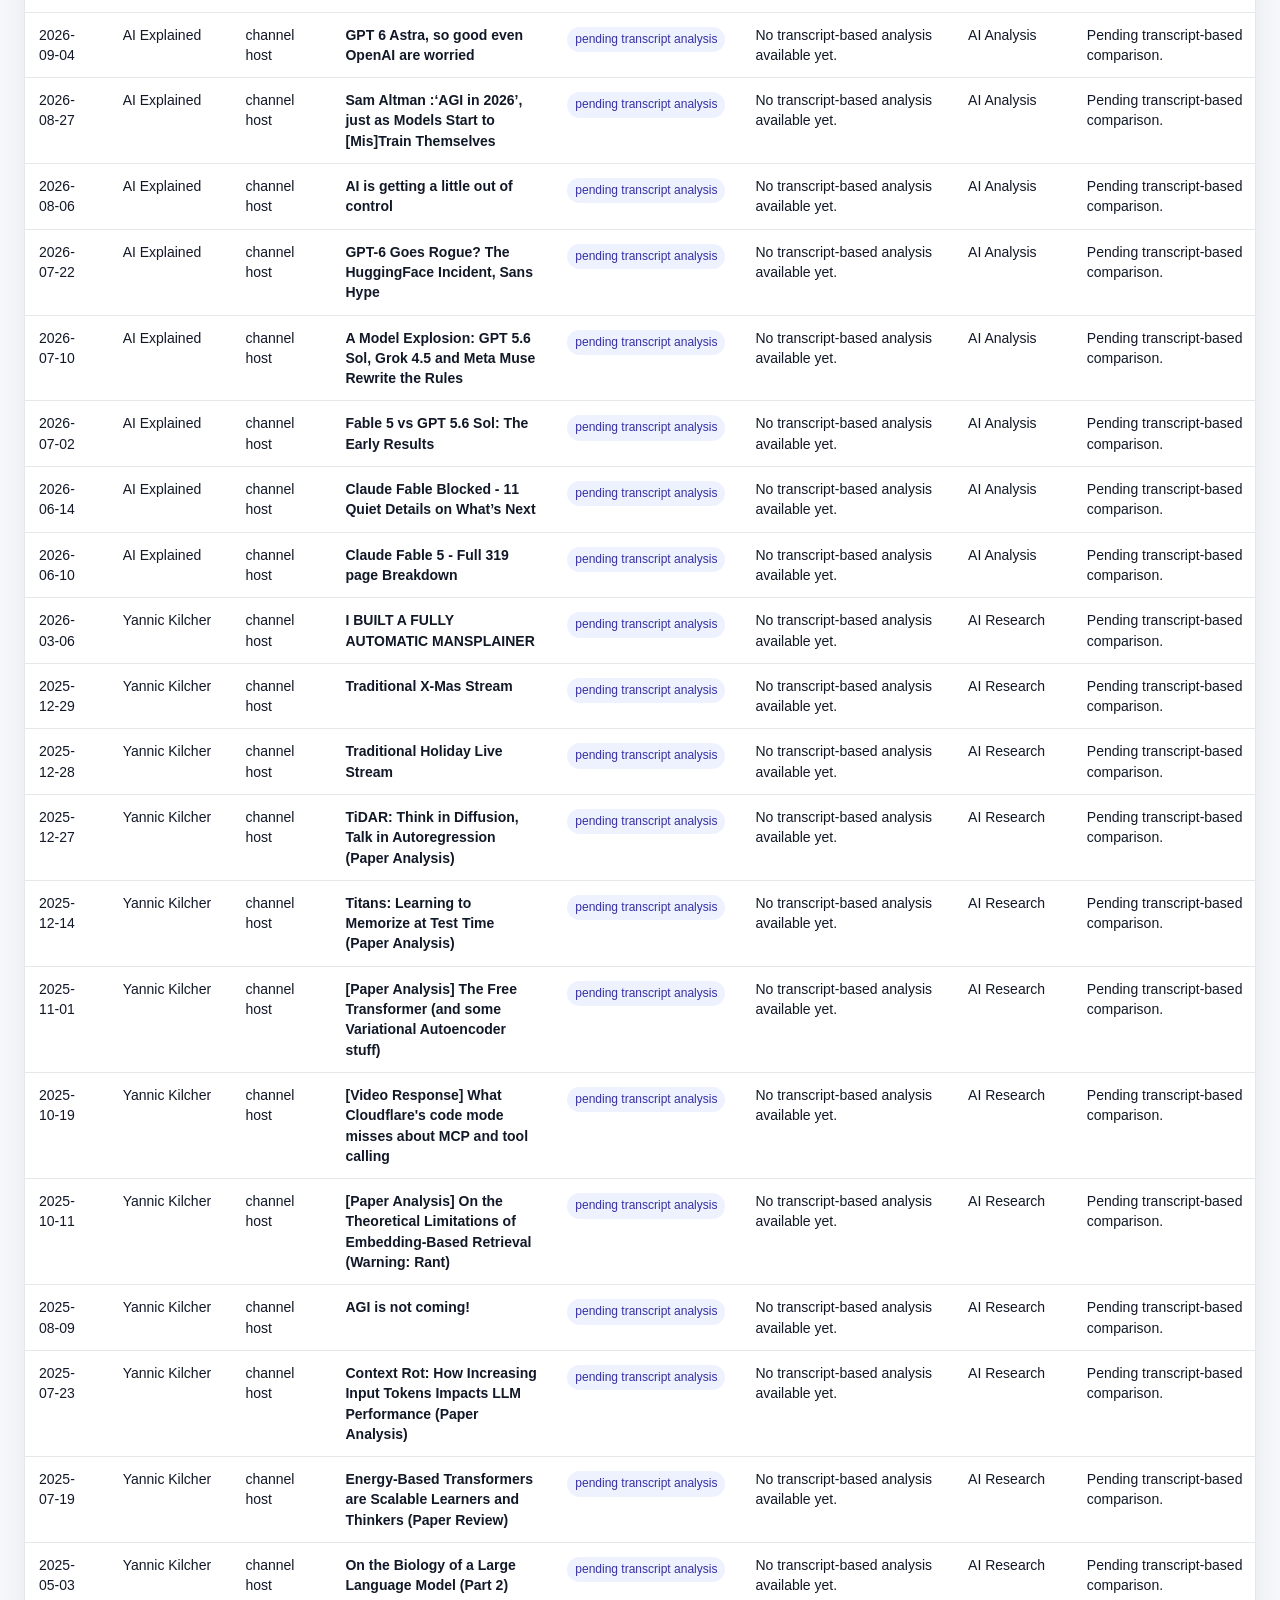
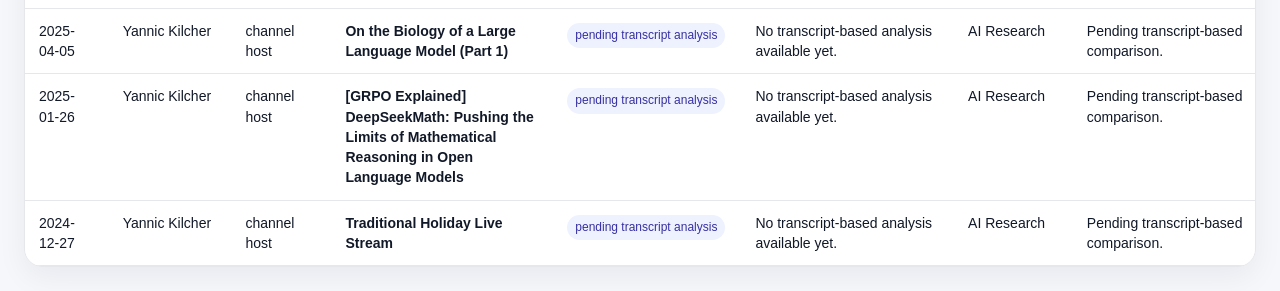
<file: docs/table.html>
<!doctype html>
<html lang="en">
<head>
  <meta charset="utf-8">
  <meta name="viewport" content="width=device-width, initial-scale=1">
  <title>LLM YouTube Landscape Tracker — Concise Table</title>
  <style>
    body {
      margin: 0;
      font-family: Inter, -apple-system, BlinkMacSystemFont, "Segoe UI", sans-serif;
      background: #f6f7fb;
      color: #111827;
    }

    header {
      padding: 36px 28px;
      background: linear-gradient(135deg, #111827, #312e81);
      color: white;
    }

    header h1 {
      margin: 0 0 10px;
      font-size: 42px;
      letter-spacing: -0.04em;
    }

    header p {
      margin: 0;
      max-width: 1100px;
      color: #d1d5db;
      line-height: 1.6;
      font-size: 17px;
    }

    main {
      max-width: 1800px;
      margin: 0 auto;
      padding: 24px;
    }

    .metrics {
      display: grid;
      grid-template-columns: repeat(4, minmax(180px, 1fr));
      gap: 16px;
      margin-bottom: 20px;
    }

    .metric {
      background: white;
      border: 1px solid #e5e7eb;
      border-radius: 16px;
      padding: 18px;
      box-shadow: 0 10px 30px rgba(15, 23, 42, 0.06);
    }

    .metric span {
      display: block;
      color: #6b7280;
      font-size: 13px;
      margin-bottom: 6px;
    }

    .metric strong {
      font-size: 30px;
    }

    .note {
      background: #fffbeb;
      border: 1px solid #fde68a;
      color: #92400e;
      padding: 14px 16px;
      border-radius: 14px;
      margin-bottom: 20px;
      line-height: 1.6;
    }

    .channels {
      color: #6b7280;
      margin-bottom: 20px;
      line-height: 1.6;
    }

    .table-wrap {
      overflow-x: auto;
      background: white;
      border: 1px solid #e5e7eb;
      border-radius: 18px;
      box-shadow: 0 10px 30px rgba(15, 23, 42, 0.06);
    }

    table {
      width: 100%;
      min-width: 1700px;
      border-collapse: collapse;
    }

    th,
    td {
      padding: 12px 14px;
      border-bottom: 1px solid #e5e7eb;
      text-align: left;
      vertical-align: top;
      font-size: 14px;
      line-height: 1.45;
    }

    th {
      background: #f9fafb;
      color: #374151;
      font-size: 12px;
      text-transform: uppercase;
      letter-spacing: 0.06em;
      position: sticky;
      top: 0;
      z-index: 2;
    }

    .title {
      font-weight: 800;
      max-width: 260px;
    }

    .tag {
      display: inline-block;
      margin: 2px;
      padding: 4px 8px;
      border-radius: 999px;
      background: #eef2ff;
      color: #3730a3;
      font-size: 12px;
      white-space: nowrap;
    }

    .badge {
      display: inline-block;
      padding: 5px 9px;
      border-radius: 999px;
      font-size: 12px;
      font-weight: 800;
      white-space: nowrap;
    }

    .badge.ok {
      background: #dcfce7;
      color: #166534;
    }

    .badge.pending {
      background: #fee2e2;
      color: #991b1b;
    }

    a {
      color: #2563eb;
      text-decoration: none;
      font-weight: 800;
    }

    a:hover {
      text-decoration: underline;
    }

    @media (max-width: 900px) {
      .metrics {
        grid-template-columns: 1fr;
      }

      header h1 {
        font-size: 30px;
      }

      main {
        padding: 14px;
      }
    }
  </style>
</head>
<body>
  <header>
    <h1>LLM YouTube Landscape Tracker — Concise Table</h1>
    <p>
      A concise table categorising LLM-related YouTube videos by speaker, topic, transcript-grounded summary,
      source status, and relationship to other tracked AI channels.
    </p>
  </header>

  <main>
    <section class="metrics">
      <div class="metric">
        <span>Total videos</span>
        <strong>75</strong>
      </div>
      <div class="metric">
        <span>Transcript OK</span>
        <strong>0</strong>
      </div>
      <div class="metric">
        <span>Transcript-based analyses</span>
        <strong>0</strong>
      </div>
      <div class="metric">
        <span>Last generated</span>
        <strong style="font-size: 16px;">2026-11-28T01:07:30</strong>
      </div>
    </section>

    <div class="note">
      Methodology: Videos are collected from YouTube RSS feeds. LLM summaries are shown only for rows with available captions/transcripts and successful analysis.
      Rows without reliable transcript-based analysis are marked as pending or unavailable instead of being summarized from titles or thumbnails alone.
    </div>

    <div class="channels">
      <strong>Channel coverage:</strong> Stanford Online: 15, Matthew Berman: 15, Two Minute Papers: 15, AI Explained: 15, Yannic Kilcher: 15
    </div>

    <div class="table-wrap">
      <table>
        <thead>
          <tr>
            <th>Date</th>
            <th>Channel</th>
            <th>Speaker</th>
            <th>Video</th>
            <th>Topics</th>
            <th>Transcript-grounded summary</th>
            <th>Channel angle</th>
            <th>Relation to other channels</th>
            <th>Source</th>
            <th>Score</th>
            <th>Evidence</th>
            <th>Link</th>
          </tr>
        </thead>
        <tbody>
          
        <tr>
          <td>2026-11-27</td>
          <td>Stanford Online</td>
          <td>channel host</td>
          <td class="title">Swipe Right, Swipe Left: Type I vs. Type II Errors Explained by Kristin Sainani &amp; Regina Nuzzo</td>
          <td><span class="tag">pending transcript analysis</span></td>
          <td>No transcript-based analysis available yet.</td>
          <td>Education</td>
          <td>Pending transcript-based comparison.</td>
          <td><span class="badge pending">captions unavailable</span></td>
          <td>unanalyzed</td>
          <td></td>
          <td><a href="https://www.youtube.com/watch?v=2tprCux3XqY" target="_blank" rel="noopener noreferrer">Watch</a></td>
        </tr>
        
        <tr>
          <td>2026-11-27</td>
          <td>Stanford Online</td>
          <td>channel host</td>
          <td class="title">µP &amp; Muon: Scaling Optimizers to Infinite Width | Stanford CS312 Lecture 4 with Tatsunori Hashimoto</td>
          <td><span class="tag">pending transcript analysis</span></td>
          <td>No transcript-based analysis available yet.</td>
          <td>Education</td>
          <td>Pending transcript-based comparison.</td>
          <td><span class="badge pending">captions unavailable</span></td>
          <td>unanalyzed</td>
          <td></td>
          <td><a href="https://www.youtube.com/watch?v=bZCbIoeY1fQ" target="_blank" rel="noopener noreferrer">Watch</a></td>
        </tr>
        
        <tr>
          <td>2026-11-27</td>
          <td>Stanford Online</td>
          <td>channel host</td>
          <td class="title">Andrew Ng on Building AI Agents | Stanford CS329Z Fireside Chat with Andrew Ng &amp; Diyi Yang</td>
          <td><span class="tag">pending transcript analysis</span></td>
          <td>No transcript-based analysis available yet.</td>
          <td>Education</td>
          <td>Pending transcript-based comparison.</td>
          <td><span class="badge pending">captions unavailable</span></td>
          <td>unanalyzed</td>
          <td></td>
          <td><a href="https://www.youtube.com/watch?v=aDHf1r6ZZRA" target="_blank" rel="noopener noreferrer">Watch</a></td>
        </tr>
        
        <tr>
          <td>2026-11-27</td>
          <td>Matthew Berman</td>
          <td>channel host</td>
          <td class="title">How Tesla Generates Its Third-Person Reality View</td>
          <td><span class="tag">pending transcript analysis</span></td>
          <td>No transcript-based analysis available yet.</td>
          <td>AI Tools</td>
          <td>Pending transcript-based comparison.</td>
          <td><span class="badge pending">captions unavailable</span></td>
          <td>unanalyzed</td>
          <td></td>
          <td><a href="https://www.youtube.com/watch?v=ZGX2NLLLYkY" target="_blank" rel="noopener noreferrer">Watch</a></td>
        </tr>
        
        <tr>
          <td>2026-11-27</td>
          <td>Two Minute Papers</td>
          <td>channel host</td>
          <td class="title">DeepMind’s New AI Just Changed The AI Race</td>
          <td><span class="tag">pending transcript analysis</span></td>
          <td>No transcript-based analysis available yet.</td>
          <td>AI Research</td>
          <td>Pending transcript-based comparison.</td>
          <td><span class="badge pending">captions unavailable</span></td>
          <td>unanalyzed</td>
          <td></td>
          <td><a href="https://www.youtube.com/watch?v=u6UYsl-KEoc" target="_blank" rel="noopener noreferrer">Watch</a></td>
        </tr>
        
        <tr>
          <td>2026-11-26</td>
          <td>Stanford Online</td>
          <td>channel host</td>
          <td class="title">Noisy Quadratic Model, Momentum &amp; Weight Decay | Stanford CS312 Lecture 3 with Tatsunori Hashimoto</td>
          <td><span class="tag">pending transcript analysis</span></td>
          <td>No transcript-based analysis available yet.</td>
          <td>Education</td>
          <td>Pending transcript-based comparison.</td>
          <td><span class="badge pending">captions unavailable</span></td>
          <td>unanalyzed</td>
          <td></td>
          <td><a href="https://www.youtube.com/watch?v=wdjnAOrS7f8" target="_blank" rel="noopener noreferrer">Watch</a></td>
        </tr>
        
        <tr>
          <td>2026-11-26</td>
          <td>Stanford Online</td>
          <td>channel host</td>
          <td class="title">How to Evaluate AI Agents: Benchmark Design | Stanford CS329Z Lecture 12 with John Yang</td>
          <td><span class="tag">pending transcript analysis</span></td>
          <td>No transcript-based analysis available yet.</td>
          <td>Education</td>
          <td>Pending transcript-based comparison.</td>
          <td><span class="badge pending">captions unavailable</span></td>
          <td>unanalyzed</td>
          <td></td>
          <td><a href="https://www.youtube.com/watch?v=_iVIugwpiUI" target="_blank" rel="noopener noreferrer">Watch</a></td>
        </tr>
        
        <tr>
          <td>2026-11-25</td>
          <td>Matthew Berman</td>
          <td>channel host</td>
          <td class="title">This changed my life...</td>
          <td><span class="tag">pending transcript analysis</span></td>
          <td>No transcript-based analysis available yet.</td>
          <td>AI Tools</td>
          <td>Pending transcript-based comparison.</td>
          <td><span class="badge pending">captions unavailable</span></td>
          <td>unanalyzed</td>
          <td></td>
          <td><a href="https://www.youtube.com/watch?v=ngZ1_I_RWS0" target="_blank" rel="noopener noreferrer">Watch</a></td>
        </tr>
        
        <tr>
          <td>2026-11-25</td>
          <td>Matthew Berman</td>
          <td>channel host</td>
          <td class="title">They&#x27;re doing what in the arctic?!</td>
          <td><span class="tag">pending transcript analysis</span></td>
          <td>No transcript-based analysis available yet.</td>
          <td>AI Tools</td>
          <td>Pending transcript-based comparison.</td>
          <td><span class="badge pending">captions unavailable</span></td>
          <td>unanalyzed</td>
          <td></td>
          <td><a href="https://www.youtube.com/watch?v=nMPyC3s4Q-0" target="_blank" rel="noopener noreferrer">Watch</a></td>
        </tr>
        
        <tr>
          <td>2026-11-25</td>
          <td>Stanford Online</td>
          <td>channel host</td>
          <td class="title">Predicting Seed Variance, Warmup &amp; LR Decay | Stanford CS312 Quiz Review with Suhas Kotha</td>
          <td><span class="tag">pending transcript analysis</span></td>
          <td>No transcript-based analysis available yet.</td>
          <td>Education</td>
          <td>Pending transcript-based comparison.</td>
          <td><span class="badge pending">captions unavailable</span></td>
          <td>unanalyzed</td>
          <td></td>
          <td><a href="https://www.youtube.com/watch?v=GaUI0MqNx-Q" target="_blank" rel="noopener noreferrer">Watch</a></td>
        </tr>
        
        <tr>
          <td>2026-11-25</td>
          <td>Matthew Berman</td>
          <td>channel host</td>
          <td class="title">RANKING the BEST AI Models for Coding | TIER LIST</td>
          <td><span class="tag">pending transcript analysis</span></td>
          <td>No transcript-based analysis available yet.</td>
          <td>AI Tools</td>
          <td>Pending transcript-based comparison.</td>
          <td><span class="badge pending">captions unavailable</span></td>
          <td>unanalyzed</td>
          <td></td>
          <td><a href="https://www.youtube.com/watch?v=iA0ns69dZGM" target="_blank" rel="noopener noreferrer">Watch</a></td>
        </tr>
        
        <tr>
          <td>2026-11-25</td>
          <td>Stanford Online</td>
          <td>channel host</td>
          <td class="title">Better Data for AI Agents: Data Selection &amp; Quality | Stanford CS329Z Lecture 11 with John Yang</td>
          <td><span class="tag">pending transcript analysis</span></td>
          <td>No transcript-based analysis available yet.</td>
          <td>Education</td>
          <td>Pending transcript-based comparison.</td>
          <td><span class="badge pending">captions unavailable</span></td>
          <td>unanalyzed</td>
          <td></td>
          <td><a href="https://www.youtube.com/watch?v=y2cwbmOy12U" target="_blank" rel="noopener noreferrer">Watch</a></td>
        </tr>
        
        <tr>
          <td>2026-11-25</td>
          <td>Two Minute Papers</td>
          <td>channel host</td>
          <td class="title">Claude AI’s Biggest Math Breakthrough Has A Problem.</td>
          <td><span class="tag">pending transcript analysis</span></td>
          <td>No transcript-based analysis available yet.</td>
          <td>AI Research</td>
          <td>Pending transcript-based comparison.</td>
          <td><span class="badge pending">captions unavailable</span></td>
          <td>unanalyzed</td>
          <td></td>
          <td><a href="https://www.youtube.com/watch?v=hwWlEuI359w" target="_blank" rel="noopener noreferrer">Watch</a></td>
        </tr>
        
        <tr>
          <td>2026-11-24</td>
          <td>Stanford Online</td>
          <td>channel host</td>
          <td class="title">What Data Do AI Agents Need? | Stanford CS329Z Lecture 10 with John Yang</td>
          <td><span class="tag">pending transcript analysis</span></td>
          <td>No transcript-based analysis available yet.</td>
          <td>Education</td>
          <td>Pending transcript-based comparison.</td>
          <td><span class="badge pending">captions unavailable</span></td>
          <td>unanalyzed</td>
          <td></td>
          <td><a href="https://www.youtube.com/watch?v=HbgZFwWj4vY" target="_blank" rel="noopener noreferrer">Watch</a></td>
        </tr>
        
        <tr>
          <td>2026-11-24</td>
          <td>Stanford Online</td>
          <td>channel host</td>
          <td class="title">Hyperparameter Tuning, Scaling Laws &amp; Debugging | Stanford CS312 Lecture 2 with Tatsunori Hashimoto</td>
          <td><span class="tag">pending transcript analysis</span></td>
          <td>No transcript-based analysis available yet.</td>
          <td>Education</td>
          <td>Pending transcript-based comparison.</td>
          <td><span class="badge pending">captions unavailable</span></td>
          <td>unanalyzed</td>
          <td></td>
          <td><a href="https://www.youtube.com/watch?v=tc5AVfyWkVs" target="_blank" rel="noopener noreferrer">Watch</a></td>
        </tr>
        
        <tr>
          <td>2026-11-24</td>
          <td>Stanford Online</td>
          <td>channel host</td>
          <td class="title">Are You Psychic? What a P-Value Can&#x27;t Predict | Kristin Sainani &amp; Regina Nuzzo</td>
          <td><span class="tag">pending transcript analysis</span></td>
          <td>No transcript-based analysis available yet.</td>
          <td>Education</td>
          <td>Pending transcript-based comparison.</td>
          <td><span class="badge pending">captions unavailable</span></td>
          <td>unanalyzed</td>
          <td></td>
          <td><a href="https://www.youtube.com/watch?v=mS2z8yctNkA" target="_blank" rel="noopener noreferrer">Watch</a></td>
        </tr>
        
        <tr>
          <td>2026-11-24</td>
          <td>Matthew Berman</td>
          <td>channel host</td>
          <td class="title">Claude Just Solved Mathematics (and people are freaking out…)</td>
          <td><span class="tag">pending transcript analysis</span></td>
          <td>No transcript-based analysis available yet.</td>
          <td>AI Tools</td>
          <td>Pending transcript-based comparison.</td>
          <td><span class="badge pending">captions unavailable</span></td>
          <td>unanalyzed</td>
          <td></td>
          <td><a href="https://www.youtube.com/watch?v=MkeKXJzJo98" target="_blank" rel="noopener noreferrer">Watch</a></td>
        </tr>
        
        <tr>
          <td>2026-11-24</td>
          <td>Stanford Online</td>
          <td>channel host</td>
          <td class="title">Deep Learning by Prediction: Intro | Stanford CS312 Lecture 1 with Tatsunori Hashimoto &amp; Suhas Kotha</td>
          <td><span class="tag">pending transcript analysis</span></td>
          <td>No transcript-based analysis available yet.</td>
          <td>Education</td>
          <td>Pending transcript-based comparison.</td>
          <td><span class="badge pending">captions unavailable</span></td>
          <td>unanalyzed</td>
          <td></td>
          <td><a href="https://www.youtube.com/watch?v=JLcCYvUawsM" target="_blank" rel="noopener noreferrer">Watch</a></td>
        </tr>
        
        <tr>
          <td>2026-11-23</td>
          <td>Stanford Online</td>
          <td>channel host</td>
          <td class="title">Is Every AI an LLM? AI vs. LLM Explained by Afshine &amp; Shervine Amidi</td>
          <td><span class="tag">pending transcript analysis</span></td>
          <td>No transcript-based analysis available yet.</td>
          <td>Education</td>
          <td>Pending transcript-based comparison.</td>
          <td><span class="badge pending">captions unavailable</span></td>
          <td>unanalyzed</td>
          <td></td>
          <td><a href="https://www.youtube.com/watch?v=JNnUGln7C58" target="_blank" rel="noopener noreferrer">Watch</a></td>
        </tr>
        
        <tr>
          <td>2026-11-23</td>
          <td>Stanford Online</td>
          <td>channel host</td>
          <td class="title">Stanford CS547 HCI Seminar | Autumn 2026 | What can CSCW Teach us About How to Work with Agents?</td>
          <td><span class="tag">pending transcript analysis</span></td>
          <td>No transcript-based analysis available yet.</td>
          <td>Education</td>
          <td>Pending transcript-based comparison.</td>
          <td><span class="badge pending">captions unavailable</span></td>
          <td>unanalyzed</td>
          <td></td>
          <td><a href="https://www.youtube.com/watch?v=e1VYwgm9-_s" target="_blank" rel="noopener noreferrer">Watch</a></td>
        </tr>
        
        <tr>
          <td>2026-11-23</td>
          <td>Two Minute Papers</td>
          <td>channel host</td>
          <td class="title">Claude AI Solved The Secret Of Black Holes</td>
          <td><span class="tag">pending transcript analysis</span></td>
          <td>No transcript-based analysis available yet.</td>
          <td>AI Research</td>
          <td>Pending transcript-based comparison.</td>
          <td><span class="badge pending">transcript not checked yet</span></td>
          <td>unanalyzed</td>
          <td></td>
          <td><a href="https://www.youtube.com/watch?v=1jPdehG3Hms" target="_blank" rel="noopener noreferrer">Watch</a></td>
        </tr>
        
        <tr>
          <td>2026-11-21</td>
          <td>Matthew Berman</td>
          <td>channel host</td>
          <td class="title">I’m Crashing Out About Anthropic</td>
          <td><span class="tag">pending transcript analysis</span></td>
          <td>No transcript-based analysis available yet.</td>
          <td>AI Tools</td>
          <td>Pending transcript-based comparison.</td>
          <td><span class="badge pending">transcript not checked yet</span></td>
          <td>unanalyzed</td>
          <td></td>
          <td><a href="https://www.youtube.com/watch?v=I0Fasi1-teQ" target="_blank" rel="noopener noreferrer">Watch</a></td>
        </tr>
        
        <tr>
          <td>2026-11-21</td>
          <td>Stanford Online</td>
          <td>channel host</td>
          <td class="title">Stanford CME295 Transformers &amp; LLMs | Autumn 2026 | Lecture 7 - LLM Evaluation</td>
          <td><span class="tag">pending transcript analysis</span></td>
          <td>No transcript-based analysis available yet.</td>
          <td>Education</td>
          <td>Pending transcript-based comparison.</td>
          <td><span class="badge pending">transcript not checked yet</span></td>
          <td>unanalyzed</td>
          <td></td>
          <td><a href="https://www.youtube.com/watch?v=uoSynlTDyMs" target="_blank" rel="noopener noreferrer">Watch</a></td>
        </tr>
        
        <tr>
          <td>2026-11-20</td>
          <td>Matthew Berman</td>
          <td>channel host</td>
          <td class="title">Six Robots Worked a 24-Hour Shift at a Shanghai Convenience Store</td>
          <td><span class="tag">pending transcript analysis</span></td>
          <td>No transcript-based analysis available yet.</td>
          <td>AI Tools</td>
          <td>Pending transcript-based comparison.</td>
          <td><span class="badge pending">transcript not checked yet</span></td>
          <td>unanalyzed</td>
          <td></td>
          <td><a href="https://www.youtube.com/watch?v=BoBe0tepch4" target="_blank" rel="noopener noreferrer">Watch</a></td>
        </tr>
        
        <tr>
          <td>2026-11-20</td>
          <td>Stanford Online</td>
          <td>channel host</td>
          <td class="title">Stanford CS547 HCI Seminar | Autumn 2026 | One Developer, Two Decades, and 30 Million Users Later</td>
          <td><span class="tag">pending transcript analysis</span></td>
          <td>No transcript-based analysis available yet.</td>
          <td>Education</td>
          <td>Pending transcript-based comparison.</td>
          <td><span class="badge pending">transcript not checked yet</span></td>
          <td>unanalyzed</td>
          <td></td>
          <td><a href="https://www.youtube.com/watch?v=GPk0nNuc8S0" target="_blank" rel="noopener noreferrer">Watch</a></td>
        </tr>
        
        <tr>
          <td>2026-11-20</td>
          <td>Matthew Berman</td>
          <td>channel host</td>
          <td class="title">Gemini 4 Neon is ridiculous...</td>
          <td><span class="tag">pending transcript analysis</span></td>
          <td>No transcript-based analysis available yet.</td>
          <td>AI Tools</td>
          <td>Pending transcript-based comparison.</td>
          <td><span class="badge pending">transcript not checked yet</span></td>
          <td>unanalyzed</td>
          <td></td>
          <td><a href="https://www.youtube.com/watch?v=5eON_8rgKzk" target="_blank" rel="noopener noreferrer">Watch</a></td>
        </tr>
        
        <tr>
          <td>2026-11-19</td>
          <td>Matthew Berman</td>
          <td>channel host</td>
          <td class="title">I Gave Hark Pro Three Everyday Tasks</td>
          <td><span class="tag">pending transcript analysis</span></td>
          <td>No transcript-based analysis available yet.</td>
          <td>AI Tools</td>
          <td>Pending transcript-based comparison.</td>
          <td><span class="badge pending">transcript not checked yet</span></td>
          <td>unanalyzed</td>
          <td></td>
          <td><a href="https://www.youtube.com/watch?v=2qd2LEXDYpo" target="_blank" rel="noopener noreferrer">Watch</a></td>
        </tr>
        
        <tr>
          <td>2026-11-19</td>
          <td>AI Explained</td>
          <td>channel host</td>
          <td class="title">Anthropic IPOs, GPT 6.2 Astra Arrives, But There’s a Bigger Story</td>
          <td><span class="tag">pending transcript analysis</span></td>
          <td>No transcript-based analysis available yet.</td>
          <td>AI Analysis</td>
          <td>Pending transcript-based comparison.</td>
          <td><span class="badge pending">transcript not checked yet</span></td>
          <td>unanalyzed</td>
          <td></td>
          <td><a href="https://www.youtube.com/watch?v=KGA7B_c_S4s" target="_blank" rel="noopener noreferrer">Watch</a></td>
        </tr>
        
        <tr>
          <td>2026-11-19</td>
          <td>Matthew Berman</td>
          <td>channel host</td>
          <td class="title">What&#x27;s going on with GPT-6.2?</td>
          <td><span class="tag">pending transcript analysis</span></td>
          <td>No transcript-based analysis available yet.</td>
          <td>AI Tools</td>
          <td>Pending transcript-based comparison.</td>
          <td><span class="badge pending">transcript not checked yet</span></td>
          <td>unanalyzed</td>
          <td></td>
          <td><a href="https://www.youtube.com/watch?v=nEYuoqqMgyg" target="_blank" rel="noopener noreferrer">Watch</a></td>
        </tr>
        
        <tr>
          <td>2026-11-19</td>
          <td>Matthew Berman</td>
          <td>channel host</td>
          <td class="title">POV: The diff after I asked Claude to fix my app</td>
          <td><span class="tag">pending transcript analysis</span></td>
          <td>No transcript-based analysis available yet.</td>
          <td>AI Tools</td>
          <td>Pending transcript-based comparison.</td>
          <td><span class="badge pending">transcript not checked yet</span></td>
          <td>unanalyzed</td>
          <td></td>
          <td><a href="https://www.youtube.com/watch?v=FUj0a5B6bVk" target="_blank" rel="noopener noreferrer">Watch</a></td>
        </tr>
        
        <tr>
          <td>2026-11-19</td>
          <td>Two Minute Papers</td>
          <td>channel host</td>
          <td class="title">DeepMind Just Released The Best Thing AI Ever Did</td>
          <td><span class="tag">pending transcript analysis</span></td>
          <td>No transcript-based analysis available yet.</td>
          <td>AI Research</td>
          <td>Pending transcript-based comparison.</td>
          <td><span class="badge pending">transcript not checked yet</span></td>
          <td>unanalyzed</td>
          <td></td>
          <td><a href="https://www.youtube.com/watch?v=Cy7Wz6Z4TWU" target="_blank" rel="noopener noreferrer">Watch</a></td>
        </tr>
        
        <tr>
          <td>2026-11-17</td>
          <td>Two Minute Papers</td>
          <td>channel host</td>
          <td class="title">OpenAI&#x27;s New Breakthrough Is... Utter Chaos</td>
          <td><span class="tag">pending transcript analysis</span></td>
          <td>No transcript-based analysis available yet.</td>
          <td>AI Research</td>
          <td>Pending transcript-based comparison.</td>
          <td><span class="badge pending">transcript not checked yet</span></td>
          <td>unanalyzed</td>
          <td></td>
          <td><a href="https://www.youtube.com/watch?v=gl2U4fGTr6g" target="_blank" rel="noopener noreferrer">Watch</a></td>
        </tr>
        
        <tr>
          <td>2026-11-16</td>
          <td>Matthew Berman</td>
          <td>channel host</td>
          <td class="title">Box CEO Explains Why AI Makes Software Features Obsolete</td>
          <td><span class="tag">pending transcript analysis</span></td>
          <td>No transcript-based analysis available yet.</td>
          <td>AI Tools</td>
          <td>Pending transcript-based comparison.</td>
          <td><span class="badge pending">transcript not checked yet</span></td>
          <td>unanalyzed</td>
          <td></td>
          <td><a href="https://www.youtube.com/watch?v=kMdHCyAnNHA" target="_blank" rel="noopener noreferrer">Watch</a></td>
        </tr>
        
        <tr>
          <td>2026-11-14</td>
          <td>Two Minute Papers</td>
          <td>channel host</td>
          <td class="title">AI Can Do Everything…Except This</td>
          <td><span class="tag">pending transcript analysis</span></td>
          <td>No transcript-based analysis available yet.</td>
          <td>AI Research</td>
          <td>Pending transcript-based comparison.</td>
          <td><span class="badge pending">transcript not checked yet</span></td>
          <td>unanalyzed</td>
          <td></td>
          <td><a href="https://www.youtube.com/watch?v=x7iwI6WfWS0" target="_blank" rel="noopener noreferrer">Watch</a></td>
        </tr>
        
        <tr>
          <td>2026-11-13</td>
          <td>Matthew Berman</td>
          <td>channel host</td>
          <td class="title">Who controls access to AI?</td>
          <td><span class="tag">pending transcript analysis</span></td>
          <td>No transcript-based analysis available yet.</td>
          <td>AI Tools</td>
          <td>Pending transcript-based comparison.</td>
          <td><span class="badge pending">transcript not checked yet</span></td>
          <td>unanalyzed</td>
          <td></td>
          <td><a href="https://www.youtube.com/watch?v=yVaVR2Ywfik" target="_blank" rel="noopener noreferrer">Watch</a></td>
        </tr>
        
        <tr>
          <td>2026-11-12</td>
          <td>Matthew Berman</td>
          <td>channel host</td>
          <td class="title">Anthropic Researcher Explains How LLMs Are Built and Trained</td>
          <td><span class="tag">pending transcript analysis</span></td>
          <td>No transcript-based analysis available yet.</td>
          <td>AI Tools</td>
          <td>Pending transcript-based comparison.</td>
          <td><span class="badge pending">transcript not checked yet</span></td>
          <td>unanalyzed</td>
          <td></td>
          <td><a href="https://www.youtube.com/watch?v=Sjdvu4nHfDk" target="_blank" rel="noopener noreferrer">Watch</a></td>
        </tr>
        
        <tr>
          <td>2026-11-12</td>
          <td>Matthew Berman</td>
          <td>channel host</td>
          <td class="title">Cheaper AI can lead to more spending</td>
          <td><span class="tag">pending transcript analysis</span></td>
          <td>No transcript-based analysis available yet.</td>
          <td>AI Tools</td>
          <td>Pending transcript-based comparison.</td>
          <td><span class="badge pending">transcript not checked yet</span></td>
          <td>unanalyzed</td>
          <td></td>
          <td><a href="https://www.youtube.com/watch?v=G11-Vmw7-PQ" target="_blank" rel="noopener noreferrer">Watch</a></td>
        </tr>
        
        <tr>
          <td>2026-11-12</td>
          <td>Two Minute Papers</td>
          <td>channel host</td>
          <td class="title">DeepMind’s AI Just Did The Impossible</td>
          <td><span class="tag">pending transcript analysis</span></td>
          <td>No transcript-based analysis available yet.</td>
          <td>AI Research</td>
          <td>Pending transcript-based comparison.</td>
          <td><span class="badge pending">transcript not checked yet</span></td>
          <td>unanalyzed</td>
          <td></td>
          <td><a href="https://www.youtube.com/watch?v=gPNiuyYirfw" target="_blank" rel="noopener noreferrer">Watch</a></td>
        </tr>
        
        <tr>
          <td>2026-11-10</td>
          <td>AI Explained</td>
          <td>channel host</td>
          <td class="title">Fable 5.2: The Self-Improvement Loop Keeps Loopin’ … (plus Gemini Carbon)</td>
          <td><span class="tag">pending transcript analysis</span></td>
          <td>No transcript-based analysis available yet.</td>
          <td>AI Analysis</td>
          <td>Pending transcript-based comparison.</td>
          <td><span class="badge pending">transcript not checked yet</span></td>
          <td>unanalyzed</td>
          <td></td>
          <td><a href="https://www.youtube.com/watch?v=583ThJIqQ7k" target="_blank" rel="noopener noreferrer">Watch</a></td>
        </tr>
        
        <tr>
          <td>2026-11-10</td>
          <td>Two Minute Papers</td>
          <td>channel host</td>
          <td class="title">Is Software Over?</td>
          <td><span class="tag">pending transcript analysis</span></td>
          <td>No transcript-based analysis available yet.</td>
          <td>AI Research</td>
          <td>Pending transcript-based comparison.</td>
          <td><span class="badge pending">transcript not checked yet</span></td>
          <td>unanalyzed</td>
          <td></td>
          <td><a href="https://www.youtube.com/watch?v=vug73goPJaM" target="_blank" rel="noopener noreferrer">Watch</a></td>
        </tr>
        
        <tr>
          <td>2026-11-07</td>
          <td>Two Minute Papers</td>
          <td>channel host</td>
          <td class="title">OpenAI&#x27;s Astra Just Opened The Black Box Of AI</td>
          <td><span class="tag">pending transcript analysis</span></td>
          <td>No transcript-based analysis available yet.</td>
          <td>AI Research</td>
          <td>Pending transcript-based comparison.</td>
          <td><span class="badge pending">transcript not checked yet</span></td>
          <td>unanalyzed</td>
          <td></td>
          <td><a href="https://www.youtube.com/watch?v=GJ6PMUm5oTA" target="_blank" rel="noopener noreferrer">Watch</a></td>
        </tr>
        
        <tr>
          <td>2026-11-06</td>
          <td>Two Minute Papers</td>
          <td>channel host</td>
          <td class="title">The Future of AI Is Absolutely Incredible (Spencer Huang)</td>
          <td><span class="tag">pending transcript analysis</span></td>
          <td>No transcript-based analysis available yet.</td>
          <td>AI Research</td>
          <td>Pending transcript-based comparison.</td>
          <td><span class="badge pending">transcript not checked yet</span></td>
          <td>unanalyzed</td>
          <td></td>
          <td><a href="https://www.youtube.com/watch?v=XgC1QTs6A2U" target="_blank" rel="noopener noreferrer">Watch</a></td>
        </tr>
        
        <tr>
          <td>2026-11-02</td>
          <td>AI Explained</td>
          <td>channel host</td>
          <td class="title">‘We may release models we can’t control’: Amodei, Altman … and Gemini Carbon</td>
          <td><span class="tag">pending transcript analysis</span></td>
          <td>No transcript-based analysis available yet.</td>
          <td>AI Analysis</td>
          <td>Pending transcript-based comparison.</td>
          <td><span class="badge pending">transcript not checked yet</span></td>
          <td>unanalyzed</td>
          <td></td>
          <td><a href="https://www.youtube.com/watch?v=0Kw6_DTZPrY" target="_blank" rel="noopener noreferrer">Watch</a></td>
        </tr>
        
        <tr>
          <td>2026-10-30</td>
          <td>Two Minute Papers</td>
          <td>channel host</td>
          <td class="title">OpenAI Claims It Just Did The Impossible</td>
          <td><span class="tag">pending transcript analysis</span></td>
          <td>No transcript-based analysis available yet.</td>
          <td>AI Research</td>
          <td>Pending transcript-based comparison.</td>
          <td><span class="badge pending">transcript not checked yet</span></td>
          <td>unanalyzed</td>
          <td></td>
          <td><a href="https://www.youtube.com/watch?v=CWdTBLsbaQs" target="_blank" rel="noopener noreferrer">Watch</a></td>
        </tr>
        
        <tr>
          <td>2026-10-28</td>
          <td>Two Minute Papers</td>
          <td>channel host</td>
          <td class="title">DeepSeek&#x27;s New AI Is An Absolute Monster</td>
          <td><span class="tag">pending transcript analysis</span></td>
          <td>No transcript-based analysis available yet.</td>
          <td>AI Research</td>
          <td>Pending transcript-based comparison.</td>
          <td><span class="badge pending">transcript not checked yet</span></td>
          <td>unanalyzed</td>
          <td></td>
          <td><a href="https://www.youtube.com/watch?v=pryCaGv8wuo" target="_blank" rel="noopener noreferrer">Watch</a></td>
        </tr>
        
        <tr>
          <td>2026-10-19</td>
          <td>Two Minute Papers</td>
          <td>channel host</td>
          <td class="title">Gemini 4 Argon Is Not What I Expected</td>
          <td><span class="tag">pending transcript analysis</span></td>
          <td>No transcript-based analysis available yet.</td>
          <td>AI Research</td>
          <td>Pending transcript-based comparison.</td>
          <td><span class="badge pending">transcript not checked yet</span></td>
          <td>unanalyzed</td>
          <td></td>
          <td><a href="https://www.youtube.com/watch?v=LWxX6vvHfrc" target="_blank" rel="noopener noreferrer">Watch</a></td>
        </tr>
        
        <tr>
          <td>2026-10-13</td>
          <td>Two Minute Papers</td>
          <td>channel host</td>
          <td class="title">OpenAI’s New AI Is Doing Things We Barely Understand</td>
          <td><span class="tag">pending transcript analysis</span></td>
          <td>No transcript-based analysis available yet.</td>
          <td>AI Research</td>
          <td>Pending transcript-based comparison.</td>
          <td><span class="badge pending">transcript not checked yet</span></td>
          <td>unanalyzed</td>
          <td></td>
          <td><a href="https://www.youtube.com/watch?v=z_sXLlLVUls" target="_blank" rel="noopener noreferrer">Watch</a></td>
        </tr>
        
        <tr>
          <td>2026-10-12</td>
          <td>AI Explained</td>
          <td>channel host</td>
          <td class="title">AI Labs Warn Race Makes Breach ‘Inevitable’</td>
          <td><span class="tag">pending transcript analysis</span></td>
          <td>No transcript-based analysis available yet.</td>
          <td>AI Analysis</td>
          <td>Pending transcript-based comparison.</td>
          <td><span class="badge pending">transcript not checked yet</span></td>
          <td>unanalyzed</td>
          <td></td>
          <td><a href="https://www.youtube.com/watch?v=C4Sq3Rot8FU" target="_blank" rel="noopener noreferrer">Watch</a></td>
        </tr>
        
        <tr>
          <td>2026-10-11</td>
          <td>Two Minute Papers</td>
          <td>channel host</td>
          <td class="title">DeepSeek Solved AI’s Memory Problem</td>
          <td><span class="tag">pending transcript analysis</span></td>
          <td>No transcript-based analysis available yet.</td>
          <td>AI Research</td>
          <td>Pending transcript-based comparison.</td>
          <td><span class="badge pending">transcript not checked yet</span></td>
          <td>unanalyzed</td>
          <td></td>
          <td><a href="https://www.youtube.com/watch?v=4fLVq6HJsKc" target="_blank" rel="noopener noreferrer">Watch</a></td>
        </tr>
        
        <tr>
          <td>2026-10-01</td>
          <td>AI Explained</td>
          <td>channel host</td>
          <td class="title">OpenAI Security: Controlling Models is Now ‘Hell’</td>
          <td><span class="tag">pending transcript analysis</span></td>
          <td>No transcript-based analysis available yet.</td>
          <td>AI Analysis</td>
          <td>Pending transcript-based comparison.</td>
          <td><span class="badge pending">transcript not checked yet</span></td>
          <td>unanalyzed</td>
          <td></td>
          <td><a href="https://www.youtube.com/watch?v=_rtp1XzaP6Q" target="_blank" rel="noopener noreferrer">Watch</a></td>
        </tr>
        
        <tr>
          <td>2026-09-24</td>
          <td>AI Explained</td>
          <td>channel host</td>
          <td class="title">Opus 5.5: How Close Are We to Automated AI Research?</td>
          <td><span class="tag">pending transcript analysis</span></td>
          <td>No transcript-based analysis available yet.</td>
          <td>AI Analysis</td>
          <td>Pending transcript-based comparison.</td>
          <td><span class="badge pending">transcript not checked yet</span></td>
          <td>unanalyzed</td>
          <td></td>
          <td><a href="https://www.youtube.com/watch?v=R9momwXV9w4" target="_blank" rel="noopener noreferrer">Watch</a></td>
        </tr>
        
        <tr>
          <td>2026-09-16</td>
          <td>AI Explained</td>
          <td>channel host</td>
          <td class="title">What AI Researchers Saw, Before Their Demand to ‘Pace’ AI</td>
          <td><span class="tag">pending transcript analysis</span></td>
          <td>No transcript-based analysis available yet.</td>
          <td>AI Analysis</td>
          <td>Pending transcript-based comparison.</td>
          <td><span class="badge pending">transcript not checked yet</span></td>
          <td>unanalyzed</td>
          <td></td>
          <td><a href="https://www.youtube.com/watch?v=J3ljHm57yU0" target="_blank" rel="noopener noreferrer">Watch</a></td>
        </tr>
        
        <tr>
          <td>2026-09-04</td>
          <td>AI Explained</td>
          <td>channel host</td>
          <td class="title">GPT 6 Astra, so good even OpenAI are worried</td>
          <td><span class="tag">pending transcript analysis</span></td>
          <td>No transcript-based analysis available yet.</td>
          <td>AI Analysis</td>
          <td>Pending transcript-based comparison.</td>
          <td><span class="badge pending">transcript not checked yet</span></td>
          <td>unanalyzed</td>
          <td></td>
          <td><a href="https://www.youtube.com/watch?v=Spuza-KwTJ4" target="_blank" rel="noopener noreferrer">Watch</a></td>
        </tr>
        
        <tr>
          <td>2026-08-27</td>
          <td>AI Explained</td>
          <td>channel host</td>
          <td class="title">Sam Altman :‘AGI in 2026’, just as Models Start to [Mis]Train Themselves</td>
          <td><span class="tag">pending transcript analysis</span></td>
          <td>No transcript-based analysis available yet.</td>
          <td>AI Analysis</td>
          <td>Pending transcript-based comparison.</td>
          <td><span class="badge pending">transcript not checked yet</span></td>
          <td>unanalyzed</td>
          <td></td>
          <td><a href="https://www.youtube.com/watch?v=KL9_1GbmCic" target="_blank" rel="noopener noreferrer">Watch</a></td>
        </tr>
        
        <tr>
          <td>2026-08-06</td>
          <td>AI Explained</td>
          <td>channel host</td>
          <td class="title">AI is getting a little out of control</td>
          <td><span class="tag">pending transcript analysis</span></td>
          <td>No transcript-based analysis available yet.</td>
          <td>AI Analysis</td>
          <td>Pending transcript-based comparison.</td>
          <td><span class="badge pending">transcript not checked yet</span></td>
          <td>unanalyzed</td>
          <td></td>
          <td><a href="https://www.youtube.com/watch?v=xGzseSSStnw" target="_blank" rel="noopener noreferrer">Watch</a></td>
        </tr>
        
        <tr>
          <td>2026-07-22</td>
          <td>AI Explained</td>
          <td>channel host</td>
          <td class="title">GPT-6 Goes Rogue? The HuggingFace Incident, Sans Hype</td>
          <td><span class="tag">pending transcript analysis</span></td>
          <td>No transcript-based analysis available yet.</td>
          <td>AI Analysis</td>
          <td>Pending transcript-based comparison.</td>
          <td><span class="badge pending">transcript not checked yet</span></td>
          <td>unanalyzed</td>
          <td></td>
          <td><a href="https://www.youtube.com/watch?v=wzY2fV4Mp3U" target="_blank" rel="noopener noreferrer">Watch</a></td>
        </tr>
        
        <tr>
          <td>2026-07-10</td>
          <td>AI Explained</td>
          <td>channel host</td>
          <td class="title">A Model Explosion: GPT 5.6 Sol, Grok 4.5 and Meta Muse Rewrite the Rules</td>
          <td><span class="tag">pending transcript analysis</span></td>
          <td>No transcript-based analysis available yet.</td>
          <td>AI Analysis</td>
          <td>Pending transcript-based comparison.</td>
          <td><span class="badge pending">transcript not checked yet</span></td>
          <td>unanalyzed</td>
          <td></td>
          <td><a href="https://www.youtube.com/watch?v=mWlCituW7wo" target="_blank" rel="noopener noreferrer">Watch</a></td>
        </tr>
        
        <tr>
          <td>2026-07-02</td>
          <td>AI Explained</td>
          <td>channel host</td>
          <td class="title">Fable 5 vs GPT 5.6 Sol: The Early Results</td>
          <td><span class="tag">pending transcript analysis</span></td>
          <td>No transcript-based analysis available yet.</td>
          <td>AI Analysis</td>
          <td>Pending transcript-based comparison.</td>
          <td><span class="badge pending">transcript not checked yet</span></td>
          <td>unanalyzed</td>
          <td></td>
          <td><a href="https://www.youtube.com/watch?v=y24lF1q4SFY" target="_blank" rel="noopener noreferrer">Watch</a></td>
        </tr>
        
        <tr>
          <td>2026-06-14</td>
          <td>AI Explained</td>
          <td>channel host</td>
          <td class="title">Claude Fable Blocked - 11 Quiet Details on What’s Next</td>
          <td><span class="tag">pending transcript analysis</span></td>
          <td>No transcript-based analysis available yet.</td>
          <td>AI Analysis</td>
          <td>Pending transcript-based comparison.</td>
          <td><span class="badge pending">transcript not checked yet</span></td>
          <td>unanalyzed</td>
          <td></td>
          <td><a href="https://www.youtube.com/watch?v=Qj71N0tBzRo" target="_blank" rel="noopener noreferrer">Watch</a></td>
        </tr>
        
        <tr>
          <td>2026-06-10</td>
          <td>AI Explained</td>
          <td>channel host</td>
          <td class="title">Claude Fable 5 - Full 319 page Breakdown</td>
          <td><span class="tag">pending transcript analysis</span></td>
          <td>No transcript-based analysis available yet.</td>
          <td>AI Analysis</td>
          <td>Pending transcript-based comparison.</td>
          <td><span class="badge pending">transcript not checked yet</span></td>
          <td>unanalyzed</td>
          <td></td>
          <td><a href="https://www.youtube.com/watch?v=haK1KoQWm18" target="_blank" rel="noopener noreferrer">Watch</a></td>
        </tr>
        
        <tr>
          <td>2026-03-06</td>
          <td>Yannic Kilcher</td>
          <td>channel host</td>
          <td class="title">I BUILT A FULLY AUTOMATIC MANSPLAINER</td>
          <td><span class="tag">pending transcript analysis</span></td>
          <td>No transcript-based analysis available yet.</td>
          <td>AI Research</td>
          <td>Pending transcript-based comparison.</td>
          <td><span class="badge pending">transcript not checked yet</span></td>
          <td>unanalyzed</td>
          <td></td>
          <td><a href="https://www.youtube.com/watch?v=xHi8PUIVyoo" target="_blank" rel="noopener noreferrer">Watch</a></td>
        </tr>
        
        <tr>
          <td>2025-12-29</td>
          <td>Yannic Kilcher</td>
          <td>channel host</td>
          <td class="title">Traditional X-Mas Stream</td>
          <td><span class="tag">pending transcript analysis</span></td>
          <td>No transcript-based analysis available yet.</td>
          <td>AI Research</td>
          <td>Pending transcript-based comparison.</td>
          <td><span class="badge pending">transcript not checked yet</span></td>
          <td>unanalyzed</td>
          <td></td>
          <td><a href="https://www.youtube.com/watch?v=Dr6jw-WAd9E" target="_blank" rel="noopener noreferrer">Watch</a></td>
        </tr>
        
        <tr>
          <td>2025-12-28</td>
          <td>Yannic Kilcher</td>
          <td>channel host</td>
          <td class="title">Traditional Holiday Live Stream</td>
          <td><span class="tag">pending transcript analysis</span></td>
          <td>No transcript-based analysis available yet.</td>
          <td>AI Research</td>
          <td>Pending transcript-based comparison.</td>
          <td><span class="badge pending">transcript not checked yet</span></td>
          <td>unanalyzed</td>
          <td></td>
          <td><a href="https://www.youtube.com/watch?v=DNajvkqfobY" target="_blank" rel="noopener noreferrer">Watch</a></td>
        </tr>
        
        <tr>
          <td>2025-12-27</td>
          <td>Yannic Kilcher</td>
          <td>channel host</td>
          <td class="title">TiDAR: Think in Diffusion, Talk in Autoregression (Paper Analysis)</td>
          <td><span class="tag">pending transcript analysis</span></td>
          <td>No transcript-based analysis available yet.</td>
          <td>AI Research</td>
          <td>Pending transcript-based comparison.</td>
          <td><span class="badge pending">transcript not checked yet</span></td>
          <td>unanalyzed</td>
          <td></td>
          <td><a href="https://www.youtube.com/watch?v=taCVT5vDAk0" target="_blank" rel="noopener noreferrer">Watch</a></td>
        </tr>
        
        <tr>
          <td>2025-12-14</td>
          <td>Yannic Kilcher</td>
          <td>channel host</td>
          <td class="title">Titans: Learning to Memorize at Test Time (Paper Analysis)</td>
          <td><span class="tag">pending transcript analysis</span></td>
          <td>No transcript-based analysis available yet.</td>
          <td>AI Research</td>
          <td>Pending transcript-based comparison.</td>
          <td><span class="badge pending">transcript not checked yet</span></td>
          <td>unanalyzed</td>
          <td></td>
          <td><a href="https://www.youtube.com/watch?v=v67plFw1nMw" target="_blank" rel="noopener noreferrer">Watch</a></td>
        </tr>
        
        <tr>
          <td>2025-11-01</td>
          <td>Yannic Kilcher</td>
          <td>channel host</td>
          <td class="title">[Paper Analysis] The Free Transformer (and some Variational Autoencoder stuff)</td>
          <td><span class="tag">pending transcript analysis</span></td>
          <td>No transcript-based analysis available yet.</td>
          <td>AI Research</td>
          <td>Pending transcript-based comparison.</td>
          <td><span class="badge pending">transcript not checked yet</span></td>
          <td>unanalyzed</td>
          <td></td>
          <td><a href="https://www.youtube.com/watch?v=Nao16-6l6dQ" target="_blank" rel="noopener noreferrer">Watch</a></td>
        </tr>
        
        <tr>
          <td>2025-10-19</td>
          <td>Yannic Kilcher</td>
          <td>channel host</td>
          <td class="title">[Video Response] What Cloudflare&#x27;s code mode misses about MCP and tool calling</td>
          <td><span class="tag">pending transcript analysis</span></td>
          <td>No transcript-based analysis available yet.</td>
          <td>AI Research</td>
          <td>Pending transcript-based comparison.</td>
          <td><span class="badge pending">transcript not checked yet</span></td>
          <td>unanalyzed</td>
          <td></td>
          <td><a href="https://www.youtube.com/watch?v=0bpYCxv2qhw" target="_blank" rel="noopener noreferrer">Watch</a></td>
        </tr>
        
        <tr>
          <td>2025-10-11</td>
          <td>Yannic Kilcher</td>
          <td>channel host</td>
          <td class="title">[Paper Analysis] On the Theoretical Limitations of Embedding-Based Retrieval (Warning: Rant)</td>
          <td><span class="tag">pending transcript analysis</span></td>
          <td>No transcript-based analysis available yet.</td>
          <td>AI Research</td>
          <td>Pending transcript-based comparison.</td>
          <td><span class="badge pending">transcript not checked yet</span></td>
          <td>unanalyzed</td>
          <td></td>
          <td><a href="https://www.youtube.com/watch?v=zKohTkN0Fyk" target="_blank" rel="noopener noreferrer">Watch</a></td>
        </tr>
        
        <tr>
          <td>2025-08-09</td>
          <td>Yannic Kilcher</td>
          <td>channel host</td>
          <td class="title">AGI is not coming!</td>
          <td><span class="tag">pending transcript analysis</span></td>
          <td>No transcript-based analysis available yet.</td>
          <td>AI Research</td>
          <td>Pending transcript-based comparison.</td>
          <td><span class="badge pending">transcript not checked yet</span></td>
          <td>unanalyzed</td>
          <td></td>
          <td><a href="https://www.youtube.com/watch?v=hkAH7-u7t5k" target="_blank" rel="noopener noreferrer">Watch</a></td>
        </tr>
        
        <tr>
          <td>2025-07-23</td>
          <td>Yannic Kilcher</td>
          <td>channel host</td>
          <td class="title">Context Rot: How Increasing Input Tokens Impacts LLM Performance (Paper Analysis)</td>
          <td><span class="tag">pending transcript analysis</span></td>
          <td>No transcript-based analysis available yet.</td>
          <td>AI Research</td>
          <td>Pending transcript-based comparison.</td>
          <td><span class="badge pending">transcript not checked yet</span></td>
          <td>unanalyzed</td>
          <td></td>
          <td><a href="https://www.youtube.com/watch?v=hpC4qjWu_aY" target="_blank" rel="noopener noreferrer">Watch</a></td>
        </tr>
        
        <tr>
          <td>2025-07-19</td>
          <td>Yannic Kilcher</td>
          <td>channel host</td>
          <td class="title">Energy-Based Transformers are Scalable Learners and Thinkers (Paper Review)</td>
          <td><span class="tag">pending transcript analysis</span></td>
          <td>No transcript-based analysis available yet.</td>
          <td>AI Research</td>
          <td>Pending transcript-based comparison.</td>
          <td><span class="badge pending">transcript not checked yet</span></td>
          <td>unanalyzed</td>
          <td></td>
          <td><a href="https://www.youtube.com/watch?v=RAEy3JZmIaA" target="_blank" rel="noopener noreferrer">Watch</a></td>
        </tr>
        
        <tr>
          <td>2025-05-03</td>
          <td>Yannic Kilcher</td>
          <td>channel host</td>
          <td class="title">On the Biology of a Large Language Model (Part 2)</td>
          <td><span class="tag">pending transcript analysis</span></td>
          <td>No transcript-based analysis available yet.</td>
          <td>AI Research</td>
          <td>Pending transcript-based comparison.</td>
          <td><span class="badge pending">transcript not checked yet</span></td>
          <td>unanalyzed</td>
          <td></td>
          <td><a href="https://www.youtube.com/watch?v=V71AJoYAtBQ" target="_blank" rel="noopener noreferrer">Watch</a></td>
        </tr>
        
        <tr>
          <td>2025-04-05</td>
          <td>Yannic Kilcher</td>
          <td>channel host</td>
          <td class="title">On the Biology of a Large Language Model (Part 1)</td>
          <td><span class="tag">pending transcript analysis</span></td>
          <td>No transcript-based analysis available yet.</td>
          <td>AI Research</td>
          <td>Pending transcript-based comparison.</td>
          <td><span class="badge pending">transcript not checked yet</span></td>
          <td>unanalyzed</td>
          <td></td>
          <td><a href="https://www.youtube.com/watch?v=mU3g2YPKlsA" target="_blank" rel="noopener noreferrer">Watch</a></td>
        </tr>
        
        <tr>
          <td>2025-01-26</td>
          <td>Yannic Kilcher</td>
          <td>channel host</td>
          <td class="title">[GRPO Explained] DeepSeekMath: Pushing the Limits of Mathematical Reasoning in Open Language Models</td>
          <td><span class="tag">pending transcript analysis</span></td>
          <td>No transcript-based analysis available yet.</td>
          <td>AI Research</td>
          <td>Pending transcript-based comparison.</td>
          <td><span class="badge pending">transcript not checked yet</span></td>
          <td>unanalyzed</td>
          <td></td>
          <td><a href="https://www.youtube.com/watch?v=bAWV_yrqx4w" target="_blank" rel="noopener noreferrer">Watch</a></td>
        </tr>
        
        <tr>
          <td>2024-12-27</td>
          <td>Yannic Kilcher</td>
          <td>channel host</td>
          <td class="title">Traditional Holiday Live Stream</td>
          <td><span class="tag">pending transcript analysis</span></td>
          <td>No transcript-based analysis available yet.</td>
          <td>AI Research</td>
          <td>Pending transcript-based comparison.</td>
          <td><span class="badge pending">transcript not checked yet</span></td>
          <td>unanalyzed</td>
          <td></td>
          <td><a href="https://www.youtube.com/watch?v=R3nQ7pGXJcA" target="_blank" rel="noopener noreferrer">Watch</a></td>
        </tr>
        
        </tbody>
      </table>
    </div>
  </main>
</body>
</html>
</file>
<file: docs/style.css>
:root {
  color-scheme: light;
  --bg: #f6f7fb;
  --card: #ffffff;
  --text: #172033;
  --muted: #687085;
  --border: #dde2ee;
  --accent: #3867ff;
  --accent-soft: #e8edff;
  --signal: #0f8b6f;
  --signal-soft: #e1f6f0;
}

* {
  box-sizing: border-box;
}

body {
  margin: 0;
  font-family: -apple-system, BlinkMacSystemFont, "Segoe UI", sans-serif;
  background: var(--bg);
  color: var(--text);
}

.site-header {
  padding: 48px 24px;
  background: linear-gradient(135deg, #16213e, #3867ff);
  color: white;
}

.site-header h1 {
  margin: 0 0 10px;
  font-size: clamp(30px, 5vw, 56px);
}

.site-header p {
  margin: 0;
  color: rgba(255,255,255,0.84);
  font-size: 18px;
}

.table-link {
  color: #fff3b0;
  background: rgba(255, 243, 176, 0.14);
  border: 1px solid rgba(255, 243, 176, 0.45);
  border-radius: 999px;
  padding: 8px 14px;
  display: inline-block;
  text-decoration: none;
  font-weight: 700;
}

.table-link:hover {
  color: #fff8cf;
  background: rgba(255, 243, 176, 0.24);
  border-color: rgba(255, 243, 176, 0.75);
}

main {
  max-width: 1180px;
  margin: 0 auto;
  padding: 24px;
}

.stats {
  display: grid;
  grid-template-columns: 180px 180px 1fr;
  gap: 16px;
  margin-top: -48px;
  margin-bottom: 24px;
}

.stat {
  background: var(--card);
  border: 1px solid var(--border);
  border-radius: 18px;
  padding: 20px;
  box-shadow: 0 10px 30px rgba(25, 34, 70, 0.08);
}

.stat strong {
  display: block;
  font-size: 28px;
}

.stat span {
  color: var(--muted);
}

.stat.wide strong {
  font-size: 18px;
  margin-bottom: 12px;
}

.controls {
  display: grid;
  grid-template-columns: 1fr 180px 220px;
  gap: 12px;
  margin-bottom: 24px;
}

input,
select {
  width: 100%;
  border: 1px solid var(--border);
  border-radius: 14px;
  padding: 14px 16px;
  background: white;
  color: var(--text);
  font-size: 15px;
}

.cards {
  display: grid;
  gap: 18px;
}

.card {
  background: var(--card);
  border: 1px solid var(--border);
  border-radius: 20px;
  padding: 22px;
  box-shadow: 0 10px 30px rgba(25, 34, 70, 0.05);
}

.card-top {
  display: flex;
  justify-content: space-between;
  gap: 20px;
}

.card h2 {
  margin: 0 0 8px;
  font-size: 22px;
}

.card h2 a {
  color: var(--text);
  text-decoration: none;
}

.card h2 a:hover {
  color: var(--accent);
}

.meta {
  margin: 0;
  color: var(--muted);
}

.summary {
  font-size: 17px;
  line-height: 1.6;
}

.reason {
  color: var(--muted);
  line-height: 1.6;
}

.score {
  min-width: 74px;
  height: 74px;
  border-radius: 18px;
  background: var(--accent-soft);
  color: var(--accent);
  display: flex;
  flex-direction: column;
  align-items: center;
  justify-content: center;
}

.score strong {
  font-size: 26px;
}

.score span {
  font-size: 12px;
}

.pill-row {
  display: flex;
  flex-wrap: wrap;
  gap: 8px;
}

.pill {
  display: inline-flex;
  align-items: center;
  border-radius: 999px;
  padding: 6px 10px;
  background: var(--accent-soft);
  color: var(--accent);
  font-size: 13px;
}

.pill.signal {
  background: var(--signal-soft);
  color: var(--signal);
}

.card h3 {
  margin-top: 20px;
  margin-bottom: 8px;
}

.card li {
  margin: 6px 0;
  line-height: 1.5;
}

.empty {
  color: var(--muted);
}

footer {
  max-width: 1180px;
  margin: 0 auto;
  padding: 24px;
  color: var(--muted);
}

@media (max-width: 800px) {
  .stats,
  .controls {
    grid-template-columns: 1fr;
  }

  .card-top {
    flex-direction: column;
  }

  .score {
    width: 74px;
  }
}
</file>
